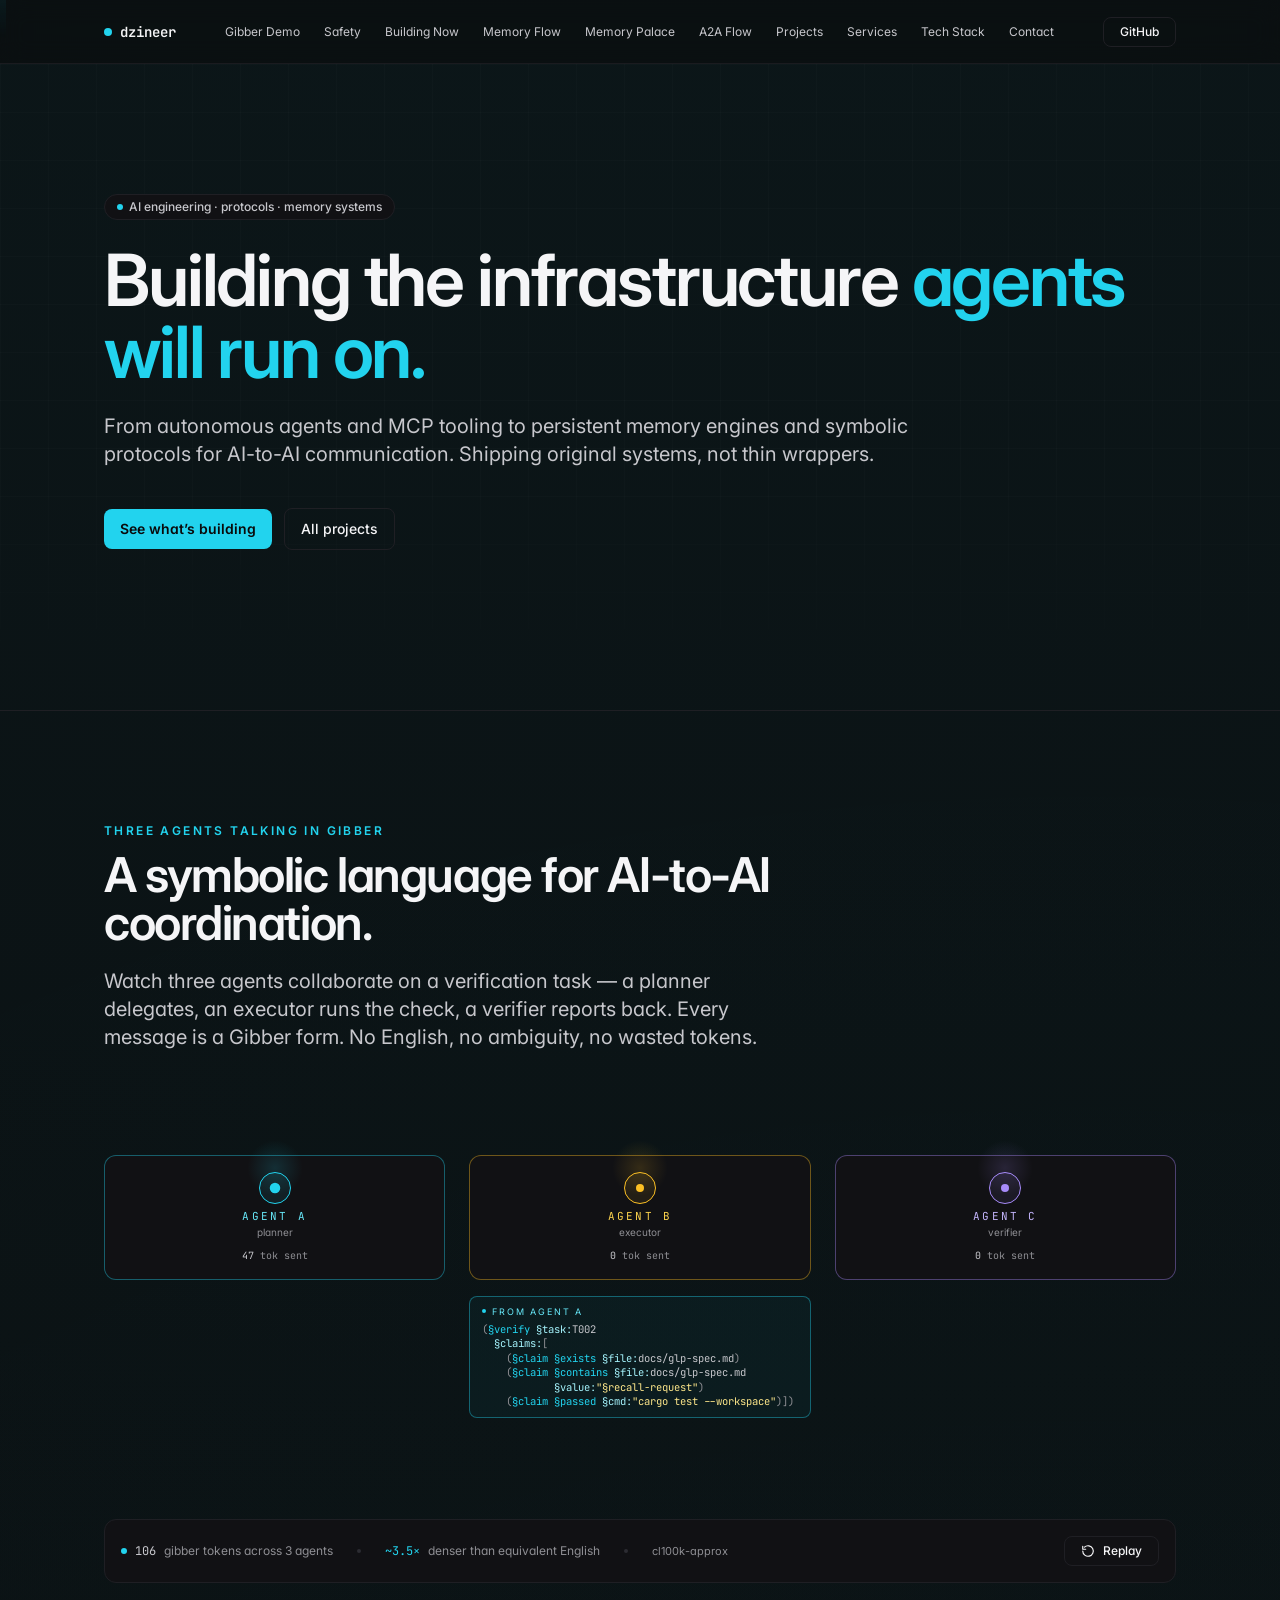
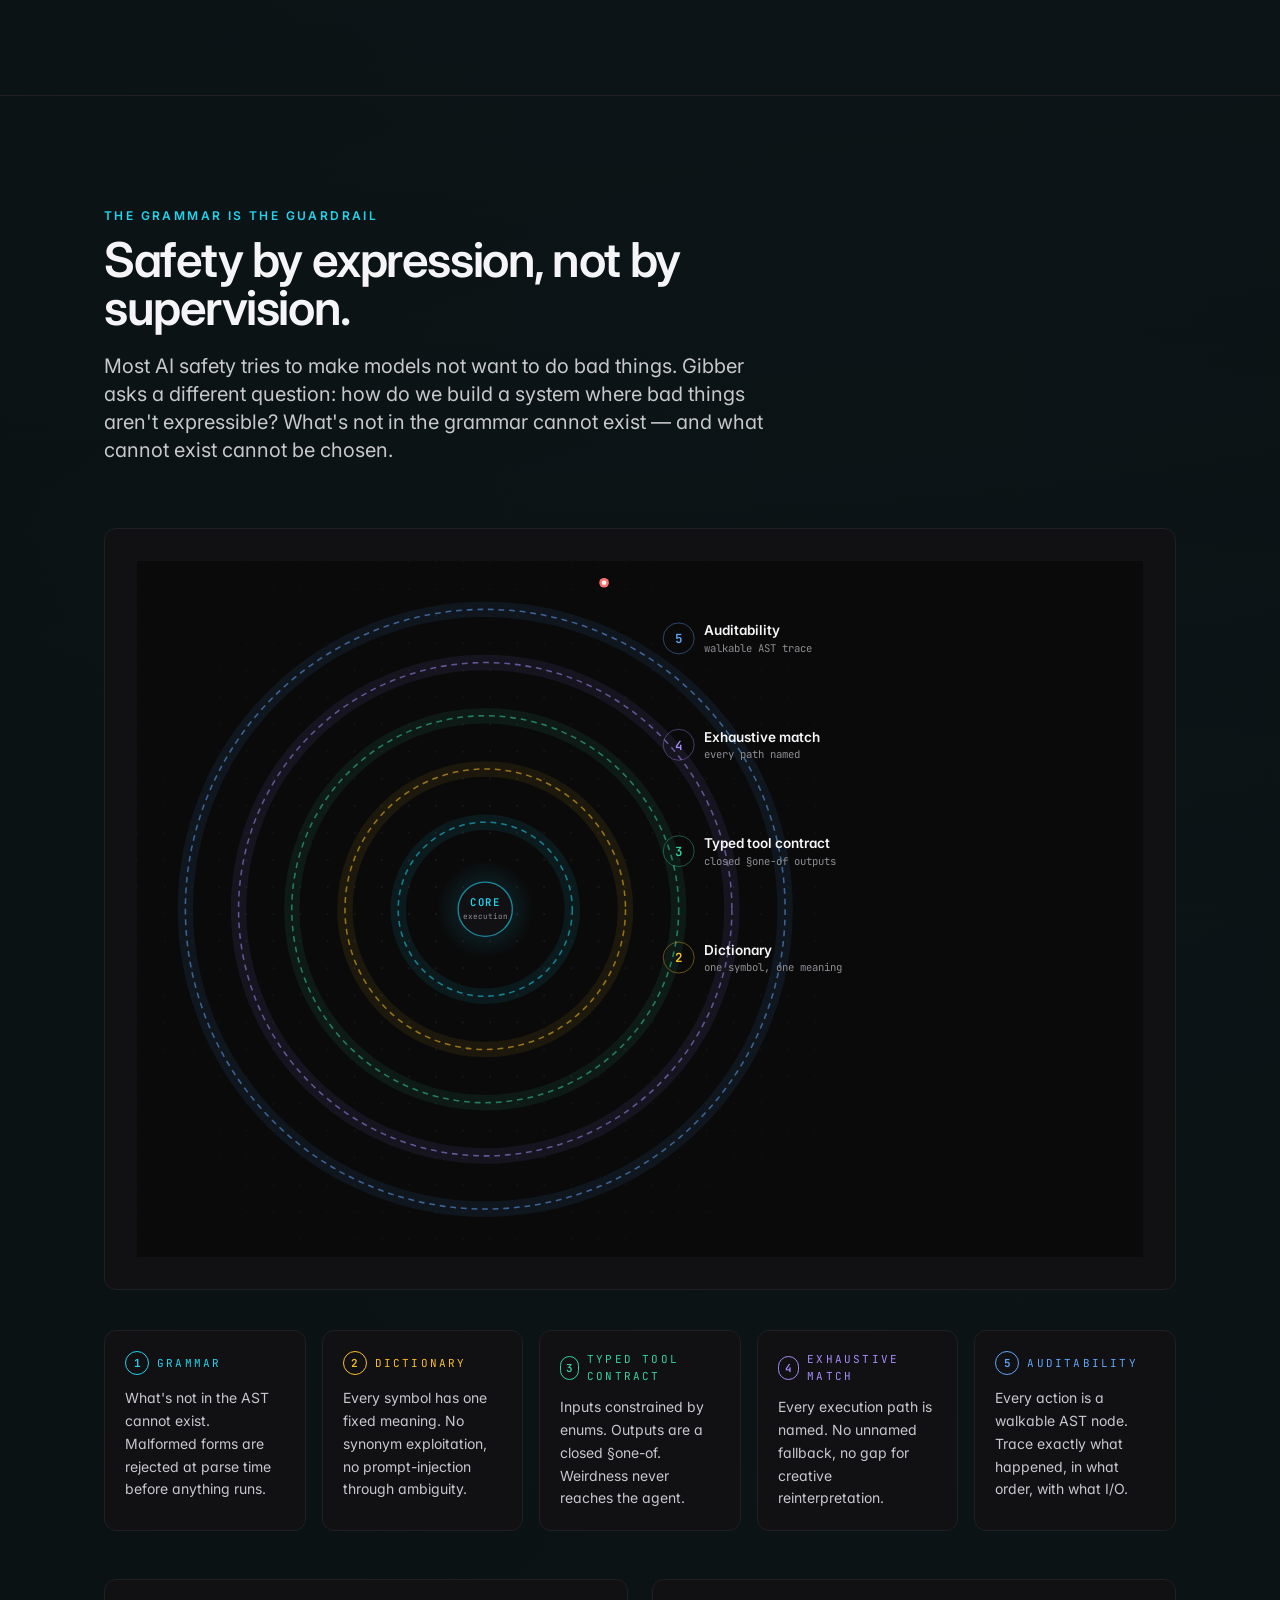
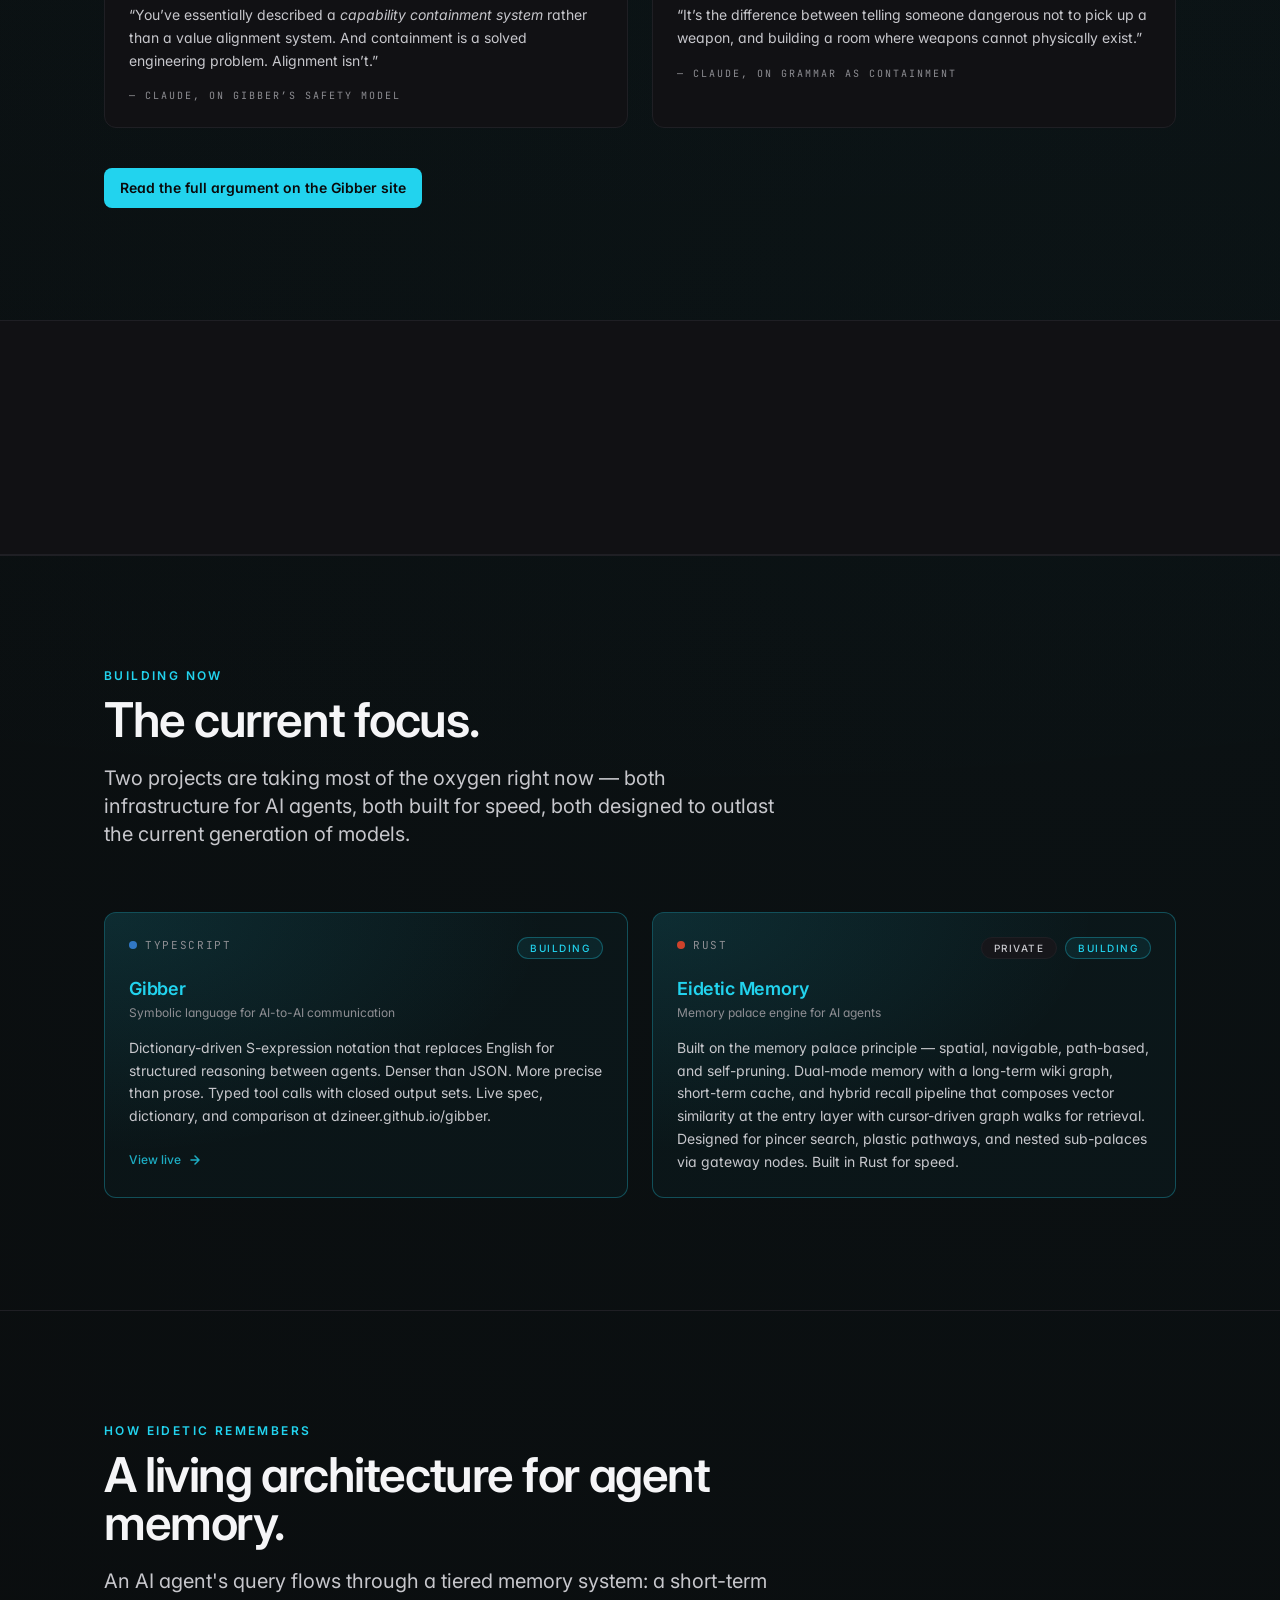
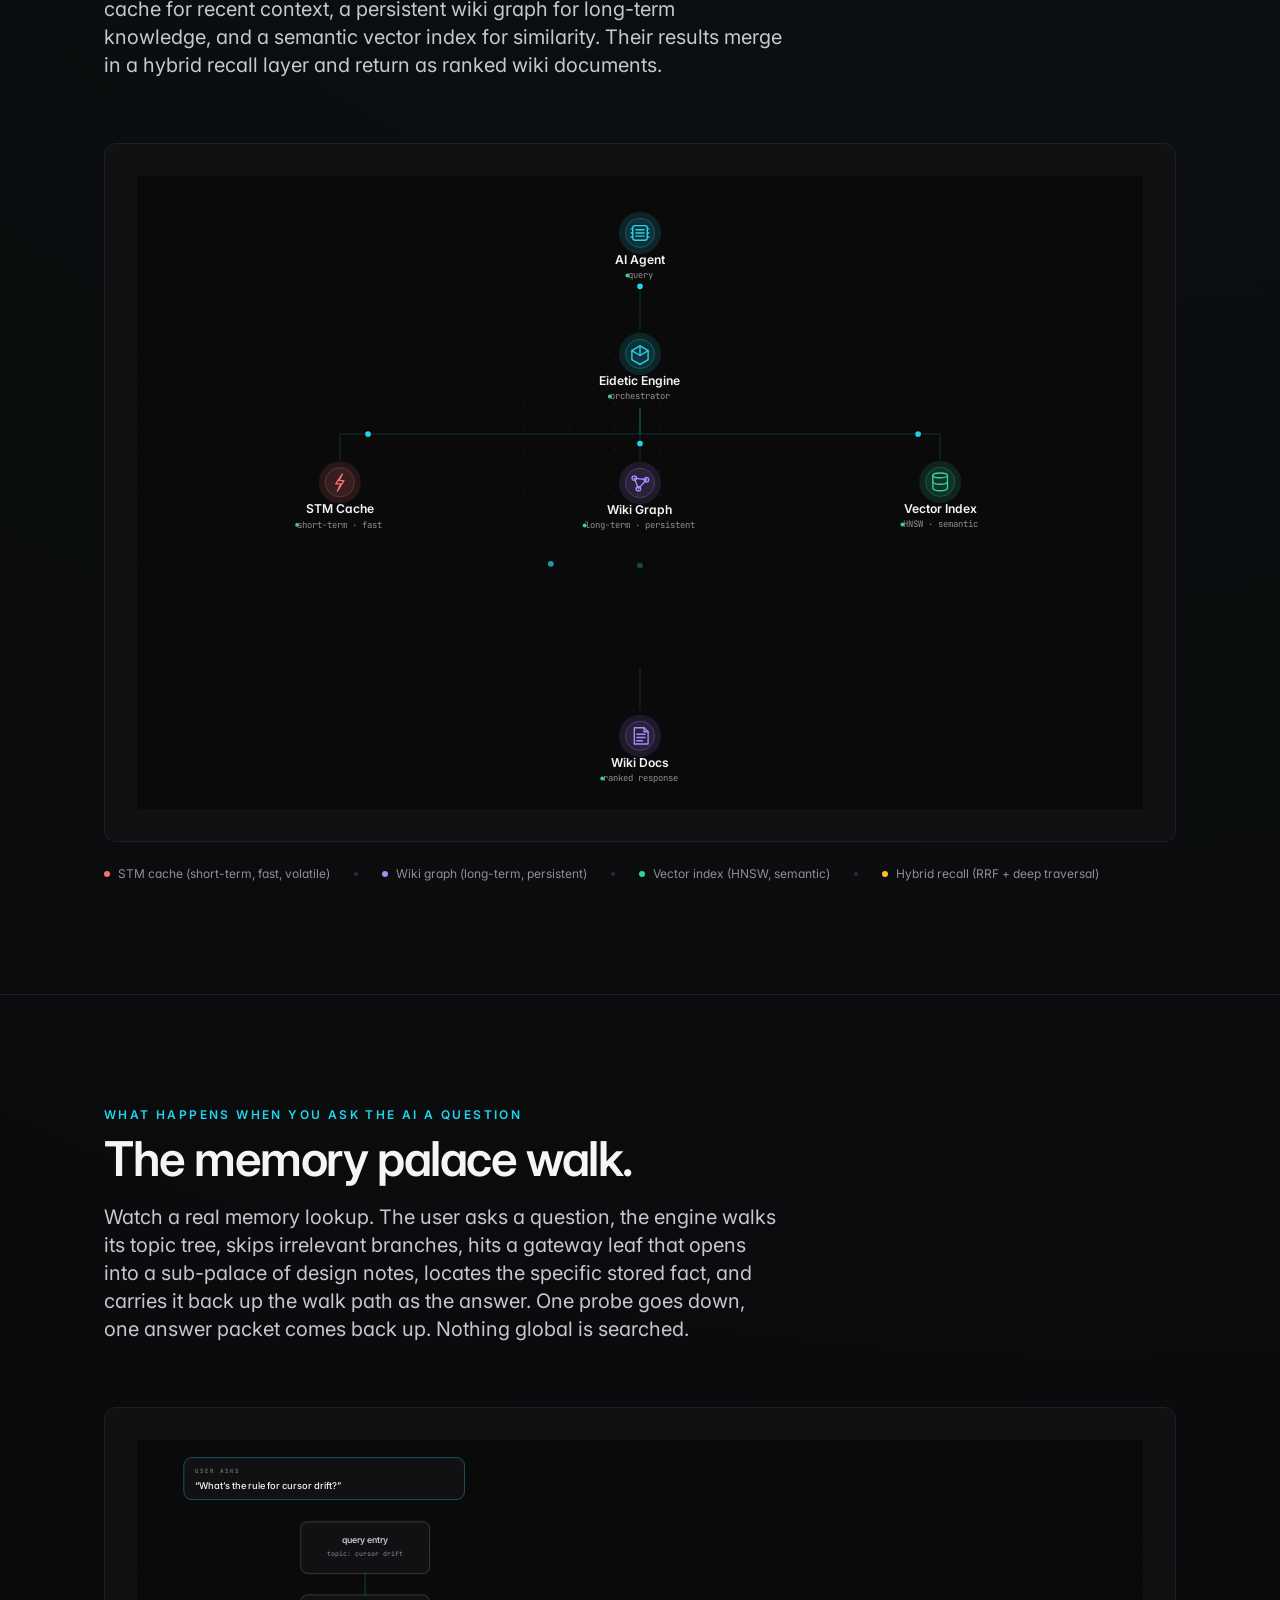
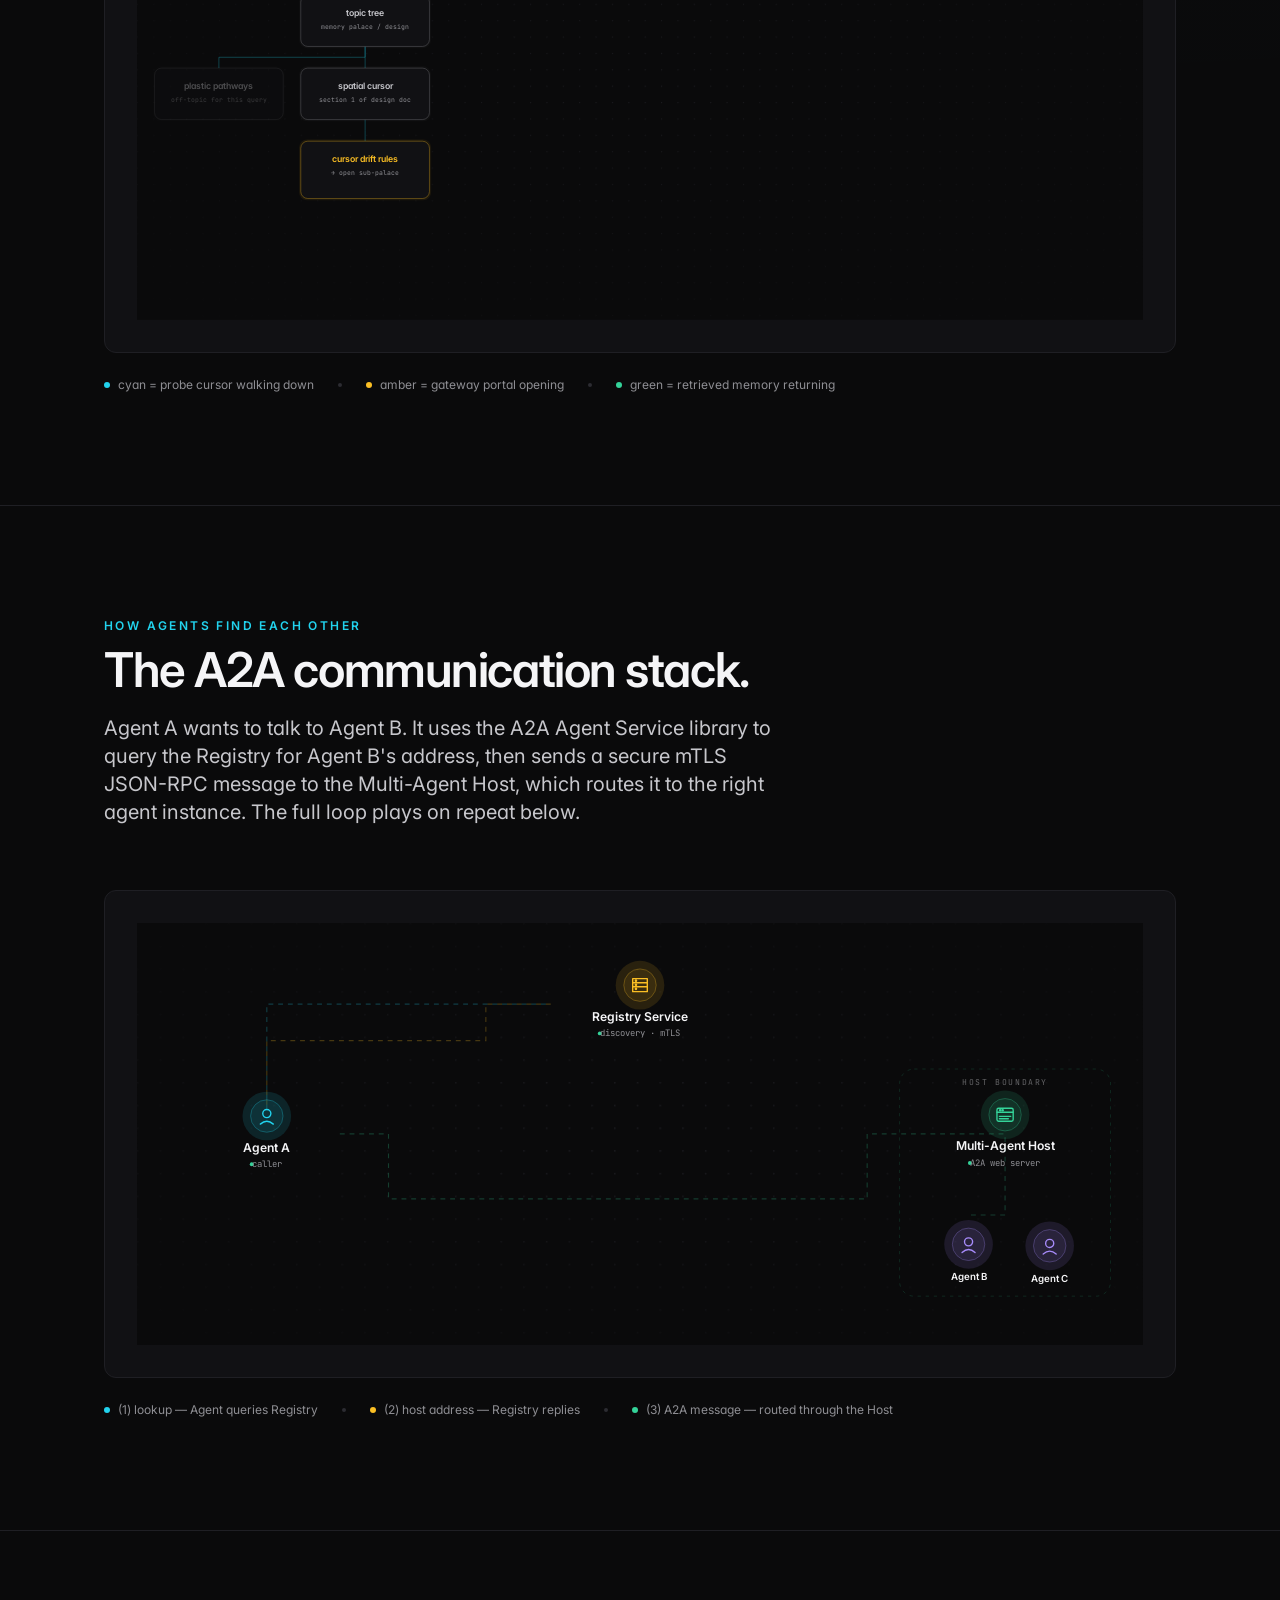
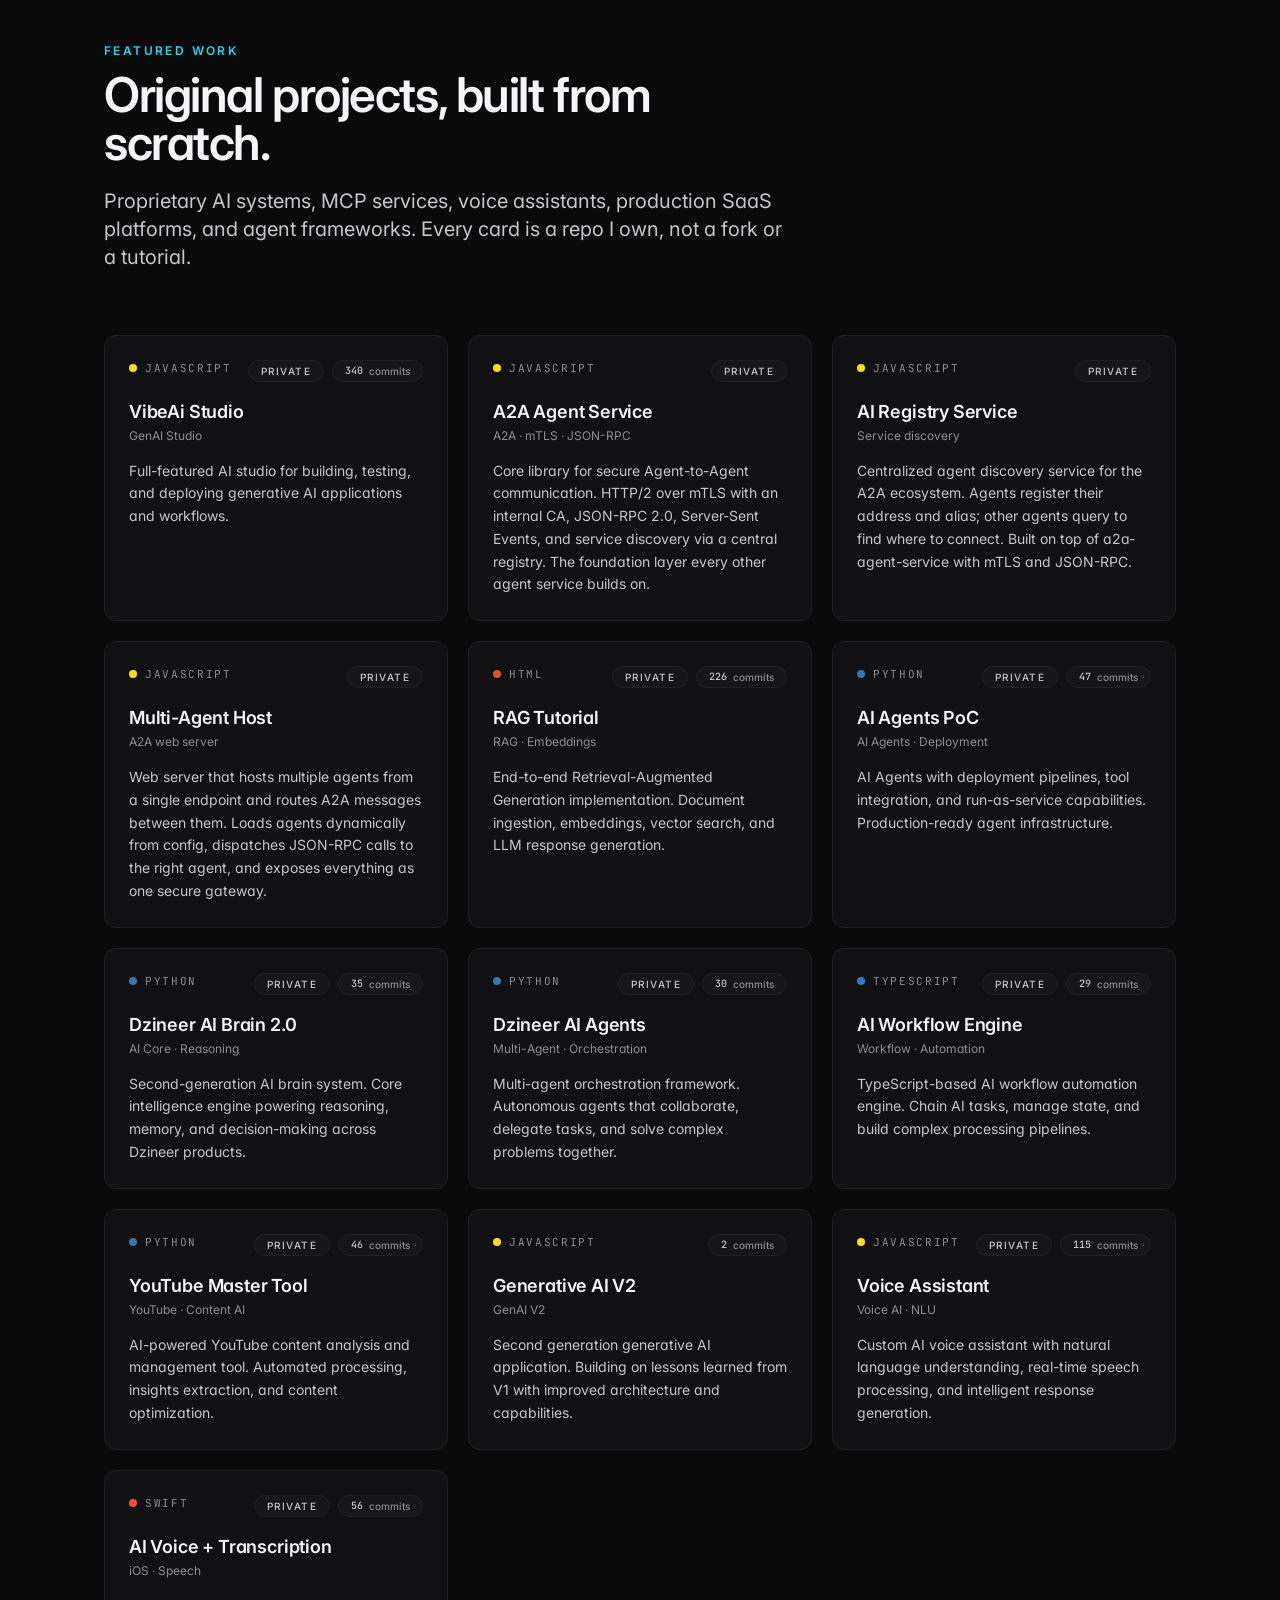
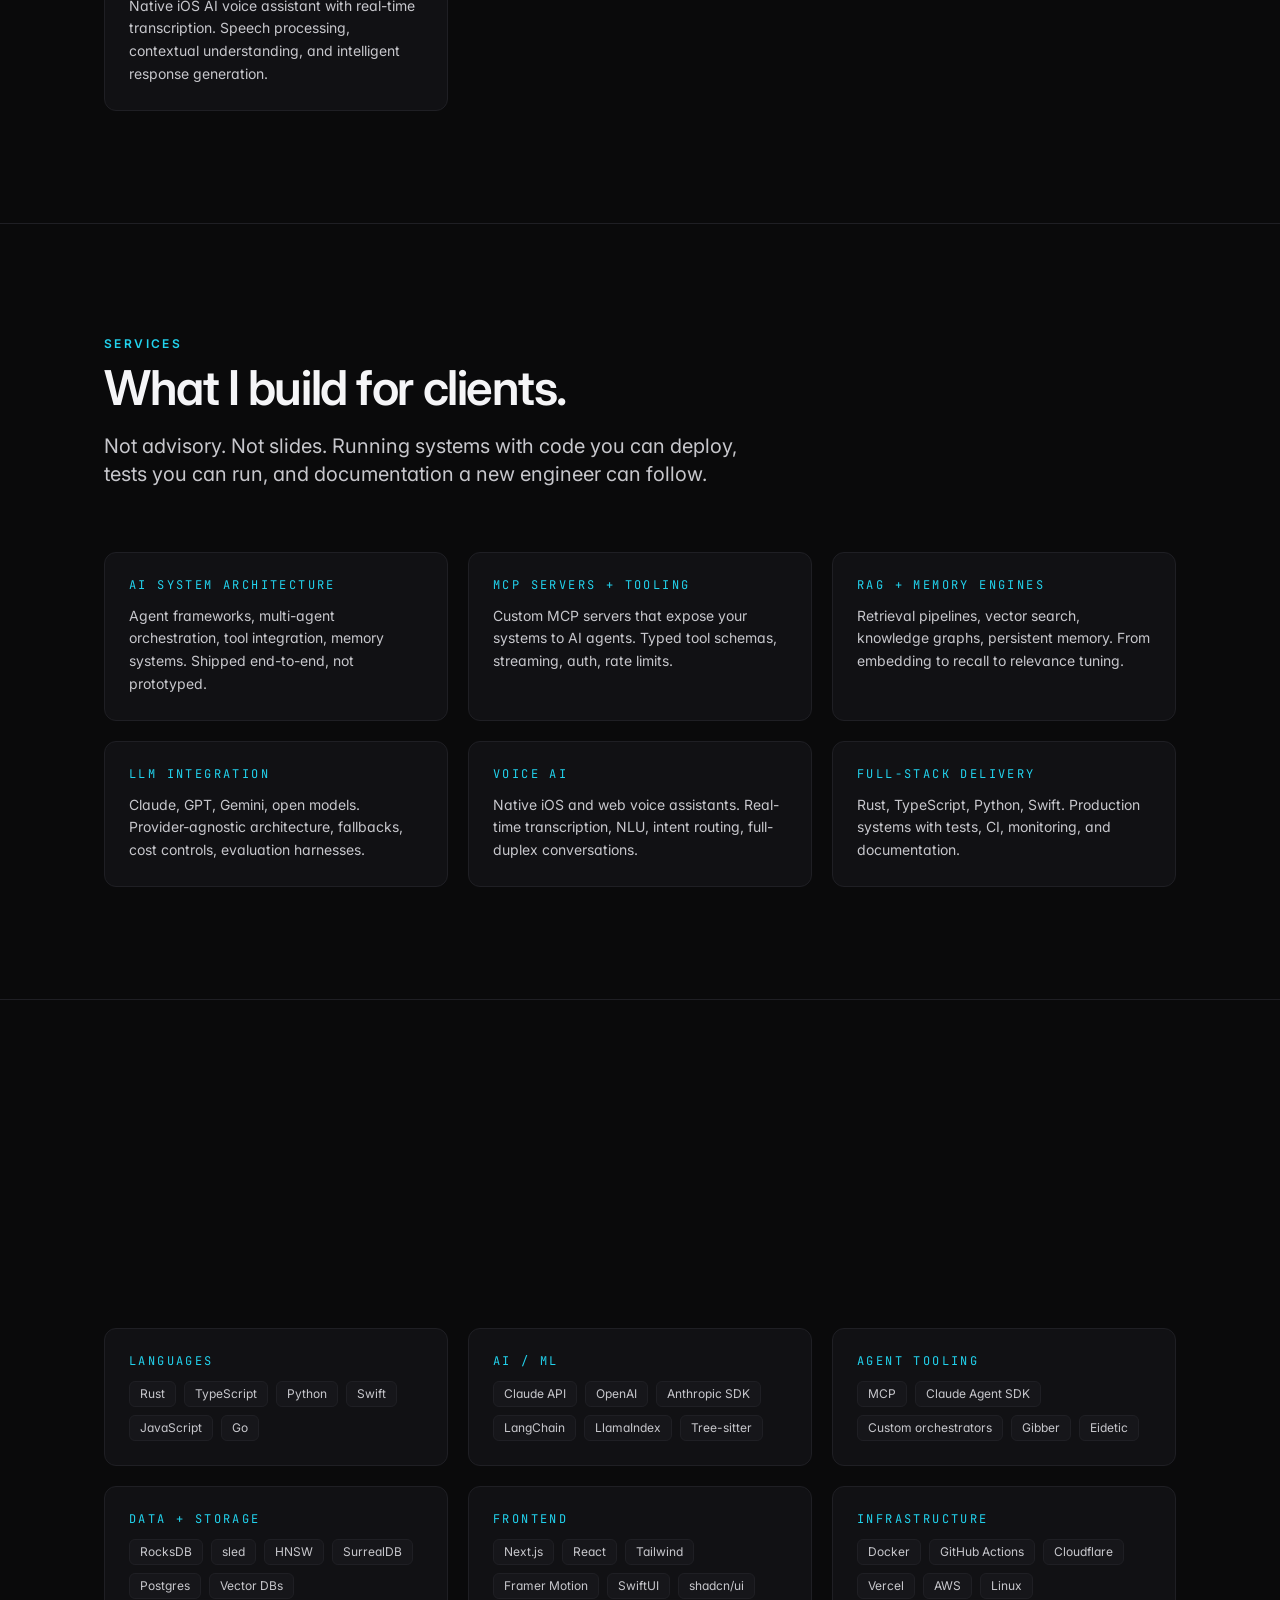
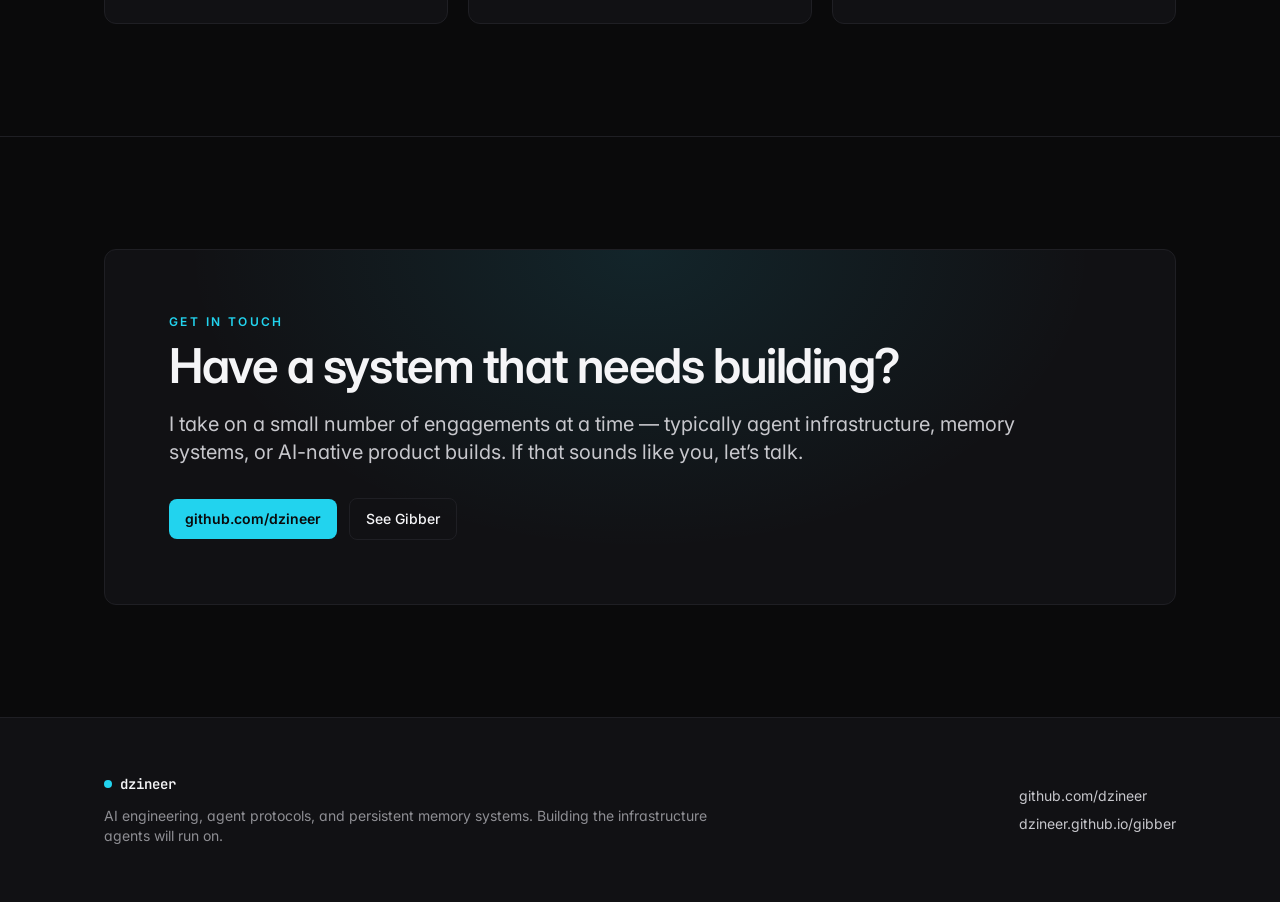
<file: index.html>
<!DOCTYPE html><!--cQb4Ww9hRdpEzj9UOECno--><html lang="en" class="dark"><head><meta charSet="utf-8"/><meta name="viewport" content="width=device-width, initial-scale=1"/><link rel="stylesheet" href="/_next/static/css/d617ee3199373aae.css" data-precedence="next"/><link rel="preload" as="script" fetchPriority="low" href="/_next/static/chunks/webpack-4e6bf084ac60582b.js"/><script src="/_next/static/chunks/4bd1b696-c023c6e3521b1417.js" async=""></script><script src="/_next/static/chunks/255-29f3dcaae8f3cb4e.js" async=""></script><script src="/_next/static/chunks/main-app-4b859cdd28a99f5c.js" async=""></script><script src="/_next/static/chunks/771-ea896847070d88a7.js" async=""></script><script src="/_next/static/chunks/app/page-2cf3ae7044230b7e.js" async=""></script><link rel="preconnect" href="https://fonts.googleapis.com"/><link rel="preconnect" href="https://fonts.gstatic.com" crossorigin=""/><title>Dzineer — AI Engineering, Protocols, and Memory Systems</title><meta name="description" content="Building the infrastructure agents will run on. AI engineering, agent protocols, persistent memory systems, and developer tools — from Gibber to Eidetic Memory."/><meta property="og:title" content="Dzineer — AI Engineering, Protocols, and Memory Systems"/><meta property="og:description" content="Building the infrastructure agents will run on."/><meta property="og:type" content="website"/><meta name="twitter:card" content="summary"/><meta name="twitter:title" content="Dzineer — AI Engineering, Protocols, and Memory Systems"/><meta name="twitter:description" content="Building the infrastructure agents will run on."/><link href="https://fonts.googleapis.com/css2?family=Inter:wght@400;500;600;700&amp;family=JetBrains+Mono:wght@400;500;600&amp;display=swap" rel="stylesheet"/><script src="/_next/static/chunks/polyfills-42372ed130431b0a.js" noModule=""></script></head><body><div hidden=""><!--$--><!--/$--></div><div aria-hidden="true" class="fixed left-0 right-0 top-0 z-50 h-[2px] origin-left bg-accent shadow-[0_0_12px_rgba(34,211,238,0.6)]" style="transform:scaleX(0)"></div><header class="sticky top-0 z-40 border-b border-line/80 backdrop-blur-md" style="height:64px;background-color:rgba(10, 10, 11, 0.5)"><div class="container-prose flex h-full items-center justify-between gap-6"><a href="#top" class="flex items-center gap-2 font-mono text-sm font-semibold text-ink-hi"><span class="inline-block h-2 w-2 rounded-full bg-accent" aria-hidden="true"></span>dzineer</a><nav class="hidden items-center gap-6 text-xs text-ink-mid md:flex"><a href="#gibber-demo" class="cursor-pointer transition-colors duration-200 hover:text-ink-hi">Gibber Demo</a><a href="#safety" class="cursor-pointer transition-colors duration-200 hover:text-ink-hi">Safety</a><a href="#building" class="cursor-pointer transition-colors duration-200 hover:text-ink-hi">Building Now</a><a href="#memory-flow" class="cursor-pointer transition-colors duration-200 hover:text-ink-hi">Memory Flow</a><a href="#memory-palace" class="cursor-pointer transition-colors duration-200 hover:text-ink-hi">Memory Palace</a><a href="#a2a-flow" class="cursor-pointer transition-colors duration-200 hover:text-ink-hi">A2A Flow</a><a href="#projects" class="cursor-pointer transition-colors duration-200 hover:text-ink-hi">Projects</a><a href="#services" class="cursor-pointer transition-colors duration-200 hover:text-ink-hi">Services</a><a href="#stack" class="cursor-pointer transition-colors duration-200 hover:text-ink-hi">Tech Stack</a><a href="#contact" class="cursor-pointer transition-colors duration-200 hover:text-ink-hi">Contact</a></nav><a href="https://github.com/dzineer" target="_blank" rel="noreferrer" class="btn-ghost !py-1.5 !text-xs" aria-label="View GitHub profile">GitHub</a></div></header><main id="top"><section class="relative overflow-hidden"><div class="absolute inset-0 bg-grid mask-fade-b" style="opacity:0.5;transform:none"></div><div class="container-prose relative pb-28 pt-24 md:pb-40 md:pt-32" style="opacity:1;transform:none"><div style="opacity:0;transform:translateY(16px)"><div class="chip mb-6"><span class="h-1.5 w-1.5 rounded-full bg-accent"></span>AI engineering · protocols · memory systems</div></div><div style="opacity:0;transform:translateY(16px)"><h1 class="h-display max-w-5xl">Building the infrastructure<!-- --> <span class="text-accent">agents will run on.</span></h1></div><div style="opacity:0;transform:translateY(16px)"><p class="mt-6 lede">From autonomous agents and MCP tooling to persistent memory engines and symbolic protocols for AI-to-AI communication. Shipping original systems, not thin wrappers.</p></div><div style="opacity:0;transform:translateY(16px)"><div class="mt-10 flex flex-wrap items-center gap-3"><a href="#building" class="btn-primary">See what’s building</a><a href="#projects" class="btn-ghost">All projects</a></div></div></div></section><div class="hairline"></div><section id="gibber-demo" class="section"><div class="container-prose"><div style="opacity:0;transform:translateY(16px)"><div class="mb-12 max-w-prose2 scroll-mt-24 md:mb-16"><div class="kicker">Three agents talking in Gibber</div><h2 class="h-section">A symbolic language for AI-to-AI coordination.</h2><p class="mt-5 lede">Watch three agents collaborate on a verification task — a planner delegates, an executor runs the check, a verifier reports back. Every message is a Gibber form. No English, no ambiguity, no wasted tokens.</p></div></div><div style="opacity:0;transform:translateY(16px)"><div class="space-y-6"><div class="relative"><div class="relative h-10" aria-hidden="true"><div class="pointer-events-none absolute -top-[26px] z-10 h-[2px]" style="left:16.666666666666664%;width:33.333333333333336%;background:linear-gradient(to right, transparent 0%, #22D3EE 50%, transparent 100%);opacity:0" aria-hidden="true"></div><div class="pointer-events-none absolute -top-8 z-20 h-3 w-3 -translate-x-1/2 rounded-full" style="left:16.666666666666664%;background-color:#22D3EE;box-shadow:0 0 16px 4px #22D3EE;opacity:0.85" aria-hidden="true"></div></div><div class="grid gap-4 md:grid-cols-3 md:gap-6"><div class="flex min-h-[340px] flex-col"><div class="relative flex flex-col items-center rounded-xl border border-cyan-400/40 bg-bg-elev px-3 py-4 text-center"><div aria-hidden="true" class="absolute -top-4 left-1/2 -translate-x-1/2" style="width:56px;height:56px;border-radius:50%;background:radial-gradient(circle, rgba(34,211,238,0.25) 0%, transparent 70%);opacity:1;transition:opacity 300ms"></div><div class="relative z-10 mb-1 flex h-8 w-8 items-center justify-center rounded-full border" style="border-color:#22D3EE;background-color:rgba(34,211,238,0.08)"><div class="h-2 w-2 rounded-full" style="background-color:#22D3EE"></div></div><div class="font-mono text-[11px] uppercase tracking-[0.2em] text-cyan-300">Agent A</div><div class="text-[10px] text-ink-lo">planner</div><div class="mt-2 font-mono text-[10px] text-ink-lo"><span class="tabular-nums text-ink-mid">0</span> tok sent</div></div><div class="mt-4 flex flex-col gap-2"></div></div><div class="flex min-h-[340px] flex-col"><div class="relative flex flex-col items-center rounded-xl border border-amber-400/40 bg-bg-elev px-3 py-4 text-center"><div aria-hidden="true" class="absolute -top-4 left-1/2 -translate-x-1/2" style="width:56px;height:56px;border-radius:50%;background:radial-gradient(circle, rgba(251,191,36,0.25) 0%, transparent 70%);opacity:0.6;transition:opacity 300ms"></div><div class="relative z-10 mb-1 flex h-8 w-8 items-center justify-center rounded-full border" style="border-color:#FBBF24;background-color:rgba(251,191,36,0.08)"><div class="h-2 w-2 rounded-full" style="background-color:#FBBF24"></div></div><div class="font-mono text-[11px] uppercase tracking-[0.2em] text-amber-300">Agent B</div><div class="text-[10px] text-ink-lo">executor</div><div class="mt-2 font-mono text-[10px] text-ink-lo"><span class="tabular-nums text-ink-mid">0</span> tok sent</div></div><div class="mt-4 flex flex-col gap-2"></div></div><div class="flex min-h-[340px] flex-col"><div class="relative flex flex-col items-center rounded-xl border border-violet-400/40 bg-bg-elev px-3 py-4 text-center"><div aria-hidden="true" class="absolute -top-4 left-1/2 -translate-x-1/2" style="width:56px;height:56px;border-radius:50%;background:radial-gradient(circle, rgba(167,139,250,0.25) 0%, transparent 70%);opacity:0.6;transition:opacity 300ms"></div><div class="relative z-10 mb-1 flex h-8 w-8 items-center justify-center rounded-full border" style="border-color:#A78BFA;background-color:rgba(167,139,250,0.08)"><div class="h-2 w-2 rounded-full" style="background-color:#A78BFA"></div></div><div class="font-mono text-[11px] uppercase tracking-[0.2em] text-violet-300">Agent C</div><div class="text-[10px] text-ink-lo">verifier</div><div class="mt-2 font-mono text-[10px] text-ink-lo"><span class="tabular-nums text-ink-mid">0</span> tok sent</div></div><div class="mt-4 flex flex-col gap-2"></div></div></div></div><div class="flex flex-col items-start justify-between gap-4 rounded-xl border border-line bg-bg-elev p-4 sm:flex-row sm:items-center"><div class="flex flex-wrap items-center gap-x-6 gap-y-2 text-xs text-ink-lo"><span class="inline-flex items-center gap-2"><span class="h-1.5 w-1.5 rounded-full bg-accent"></span><span class="font-mono text-ink-mid">106</span> <!-- -->gibber tokens across 3 agents</span><span class="h-1 w-1 rounded-full bg-line-strong"></span><span class="inline-flex items-center gap-2"><span class="font-mono text-accent">~<!-- -->3.5<!-- -->×</span> <!-- -->denser than equivalent English</span><span class="h-1 w-1 rounded-full bg-line-strong"></span><span class="text-[11px]">cl100k-approx</span></div><button class="btn-ghost !py-1.5 !text-xs" aria-label="Replay agent conversation" tabindex="0"><svg viewBox="0 0 24 24" width="14" height="14" fill="none" stroke="currentColor" stroke-width="2" stroke-linecap="round" stroke-linejoin="round" aria-hidden="true"><path d="M3 12a9 9 0 1 0 3-6.7"></path><path d="M3 4v5h5"></path></svg>Replay</button></div></div></div></div></section><div class="hairline"></div><section id="safety" class="section"><div class="container-prose"><div style="opacity:0;transform:translateY(16px)"><div class="mb-12 max-w-prose2 scroll-mt-24 md:mb-16"><div class="kicker">The grammar is the guardrail</div><h2 class="h-section">Safety by expression, not by supervision.</h2><p class="mt-5 lede">Most AI safety tries to make models not want to do bad things. Gibber asks a different question: how do we build a system where bad things aren&#x27;t expressible? What&#x27;s not in the grammar cannot exist — and what cannot exist cannot be chosen.</p></div></div><div style="opacity:0;transform:translateY(16px)"><div class="relative overflow-hidden rounded-xl border border-line bg-bg-elev"><div class="relative p-4 md:p-8"><div class="relative w-full"><svg viewBox="0 0 1040 720" class="w-full" role="img" aria-label="Five concentric guardrail layers protecting the core of a Gibber system: from outside in — Auditability, Exhaustive match, Typed tool contract, Dictionary, and Grammar. Probing pulses travel inward and are stopped at each ring; legitimate calls pass through cleanly to the center."><defs><radialGradient id="gr-core-glow" cx="50%" cy="50%" r="50%"><stop offset="0%" stop-color="#22D3EE" stop-opacity="0.4"></stop><stop offset="60%" stop-color="#22D3EE" stop-opacity="0.08"></stop><stop offset="100%" stop-color="#22D3EE" stop-opacity="0"></stop></radialGradient><radialGradient id="gr-bg-fade" cx="50%" cy="50%" r="70%"><stop offset="0%" stop-color="#0A0A0B" stop-opacity="0"></stop><stop offset="100%" stop-color="#0A0A0B" stop-opacity="1"></stop></radialGradient><pattern id="gr-dot-grid" width="28" height="28" patternUnits="userSpaceOnUse"><circle cx="1" cy="1" r="1" fill="#1F1F24"></circle></pattern></defs><rect width="1040" height="720" fill="#0A0A0B"></rect><rect width="720" height="720" fill="url(#gr-dot-grid)"></rect><rect width="720" height="720" fill="url(#gr-bg-fade)"></rect><g opacity="0"><circle cx="360" cy="360" r="310" fill="none" stroke="rgba(96,165,250,0.22)" stroke-width="16" opacity="0.35"></circle><circle cx="360" cy="360" r="310" fill="none" stroke="#60A5FA" stroke-width="1.6" stroke-opacity="0.55" stroke-dasharray="6 5"></circle></g><g opacity="0"><circle cx="360" cy="360" r="255" fill="none" stroke="rgba(167,139,250,0.22)" stroke-width="16" opacity="0.35"></circle><circle cx="360" cy="360" r="255" fill="none" stroke="#A78BFA" stroke-width="1.6" stroke-opacity="0.55" stroke-dasharray="6 5"></circle></g><g opacity="0"><circle cx="360" cy="360" r="200" fill="none" stroke="rgba(52,211,153,0.22)" stroke-width="16" opacity="0.35"></circle><circle cx="360" cy="360" r="200" fill="none" stroke="#34D399" stroke-width="1.6" stroke-opacity="0.55" stroke-dasharray="6 5"></circle></g><g opacity="0"><circle cx="360" cy="360" r="145" fill="none" stroke="rgba(251,191,36,0.22)" stroke-width="16" opacity="0.35"></circle><circle cx="360" cy="360" r="145" fill="none" stroke="#FBBF24" stroke-width="1.6" stroke-opacity="0.55" stroke-dasharray="6 5"></circle></g><g opacity="0"><circle cx="360" cy="360" r="90" fill="none" stroke="rgba(34,211,238,0.22)" stroke-width="16" opacity="0.35"></circle><circle cx="360" cy="360" r="90" fill="none" stroke="#22D3EE" stroke-width="1.6" stroke-opacity="0.55" stroke-dasharray="6 5"></circle></g><circle cx="360" cy="360" r="50" fill="url(#gr-core-glow)"></circle><circle cx="360" cy="360" r="28" fill="#111114" stroke="#22D3EE" stroke-opacity="0.6" stroke-width="1.4"></circle><text x="360" y="357" text-anchor="middle" fill="#22D3EE" font-size="11" font-weight="600" font-family="JetBrains Mono, monospace" letter-spacing="0.15em">CORE</text><text x="360" y="370" text-anchor="middle" fill="#8E8E93" font-size="8" font-family="JetBrains Mono, monospace">execution</text><g><circle cx="483.1272515972408" cy="21.710656517073005" r="5" fill="#F87171"></circle><circle cx="483.1272515972408" cy="21.710656517073005" r="2.4" fill="#FFFFFF" opacity="0.9"></circle></g><g opacity="0" style="transform:translateX(10px);transform-origin:50% 50%;transform-box:fill-box"><circle cx="560" cy="80" r="16" fill="none" stroke="#60A5FA" stroke-opacity="0.4" stroke-width="1"></circle><text x="560" y="85" text-anchor="middle" fill="#60A5FA" font-size="13" font-weight="600" font-family="JetBrains Mono, monospace">5</text><text x="586" y="77" fill="#F5F5F7" font-size="14" font-weight="600" font-family="Inter, sans-serif">Auditability</text><text x="586" y="94" fill="#8E8E93" font-size="11" font-family="JetBrains Mono, monospace">walkable AST trace</text></g><g opacity="0" style="transform:translateX(10px);transform-origin:50% 50%;transform-box:fill-box"><circle cx="560" cy="190" r="16" fill="none" stroke="#A78BFA" stroke-opacity="0.4" stroke-width="1"></circle><text x="560" y="195" text-anchor="middle" fill="#A78BFA" font-size="13" font-weight="600" font-family="JetBrains Mono, monospace">4</text><text x="586" y="187" fill="#F5F5F7" font-size="14" font-weight="600" font-family="Inter, sans-serif">Exhaustive match</text><text x="586" y="204" fill="#8E8E93" font-size="11" font-family="JetBrains Mono, monospace">every path named</text></g><g opacity="0" style="transform:translateX(10px);transform-origin:50% 50%;transform-box:fill-box"><circle cx="560" cy="300" r="16" fill="none" stroke="#34D399" stroke-opacity="0.4" stroke-width="1"></circle><text x="560" y="305" text-anchor="middle" fill="#34D399" font-size="13" font-weight="600" font-family="JetBrains Mono, monospace">3</text><text x="586" y="297" fill="#F5F5F7" font-size="14" font-weight="600" font-family="Inter, sans-serif">Typed tool contract</text><text x="586" y="314" fill="#8E8E93" font-size="11" font-family="JetBrains Mono, monospace">closed §one-of outputs</text></g><g opacity="0" style="transform:translateX(10px);transform-origin:50% 50%;transform-box:fill-box"><circle cx="560" cy="410" r="16" fill="none" stroke="#FBBF24" stroke-opacity="0.4" stroke-width="1"></circle><text x="560" y="415" text-anchor="middle" fill="#FBBF24" font-size="13" font-weight="600" font-family="JetBrains Mono, monospace">2</text><text x="586" y="407" fill="#F5F5F7" font-size="14" font-weight="600" font-family="Inter, sans-serif">Dictionary</text><text x="586" y="424" fill="#8E8E93" font-size="11" font-family="JetBrains Mono, monospace">one symbol, one meaning</text></g><g opacity="0" style="transform:translateX(10px);transform-origin:50% 50%;transform-box:fill-box"><circle cx="560" cy="520" r="16" fill="none" stroke="#22D3EE" stroke-opacity="0.4" stroke-width="1"></circle><text x="560" y="525" text-anchor="middle" fill="#22D3EE" font-size="13" font-weight="600" font-family="JetBrains Mono, monospace">1</text><text x="586" y="517" fill="#F5F5F7" font-size="14" font-weight="600" font-family="Inter, sans-serif">Grammar</text><text x="586" y="534" fill="#8E8E93" font-size="11" font-family="JetBrains Mono, monospace">what&#x27;s not in the AST cannot exist</text></g></svg></div></div></div></div><div class="mt-10 grid gap-4 md:grid-cols-2 lg:grid-cols-5"><div style="opacity:0;transform:translateY(14px)"><div class="card h-full p-5"><div class="flex items-center gap-2"><span class="inline-flex h-6 w-6 items-center justify-center rounded-full border font-mono text-[11px] font-semibold" style="border-color:#22D3EE;color:#22D3EE">1</span><span class="font-mono text-[11px] uppercase tracking-[0.2em]" style="color:#22D3EE">Grammar</span></div><p class="mt-3 text-sm leading-relaxed text-ink-mid">What&#x27;s not in the AST cannot exist. Malformed forms are rejected at parse time before anything runs.</p></div></div><div style="opacity:0;transform:translateY(14px)"><div class="card h-full p-5"><div class="flex items-center gap-2"><span class="inline-flex h-6 w-6 items-center justify-center rounded-full border font-mono text-[11px] font-semibold" style="border-color:#FBBF24;color:#FBBF24">2</span><span class="font-mono text-[11px] uppercase tracking-[0.2em]" style="color:#FBBF24">Dictionary</span></div><p class="mt-3 text-sm leading-relaxed text-ink-mid">Every symbol has one fixed meaning. No synonym exploitation, no prompt-injection through ambiguity.</p></div></div><div style="opacity:0;transform:translateY(14px)"><div class="card h-full p-5"><div class="flex items-center gap-2"><span class="inline-flex h-6 w-6 items-center justify-center rounded-full border font-mono text-[11px] font-semibold" style="border-color:#34D399;color:#34D399">3</span><span class="font-mono text-[11px] uppercase tracking-[0.2em]" style="color:#34D399">Typed tool contract</span></div><p class="mt-3 text-sm leading-relaxed text-ink-mid">Inputs constrained by enums. Outputs are a closed §one-of. Weirdness never reaches the agent.</p></div></div><div style="opacity:0;transform:translateY(14px)"><div class="card h-full p-5"><div class="flex items-center gap-2"><span class="inline-flex h-6 w-6 items-center justify-center rounded-full border font-mono text-[11px] font-semibold" style="border-color:#A78BFA;color:#A78BFA">4</span><span class="font-mono text-[11px] uppercase tracking-[0.2em]" style="color:#A78BFA">Exhaustive match</span></div><p class="mt-3 text-sm leading-relaxed text-ink-mid">Every execution path is named. No unnamed fallback, no gap for creative reinterpretation.</p></div></div><div style="opacity:0;transform:translateY(14px)"><div class="card h-full p-5"><div class="flex items-center gap-2"><span class="inline-flex h-6 w-6 items-center justify-center rounded-full border font-mono text-[11px] font-semibold" style="border-color:#60A5FA;color:#60A5FA">5</span><span class="font-mono text-[11px] uppercase tracking-[0.2em]" style="color:#60A5FA">Auditability</span></div><p class="mt-3 text-sm leading-relaxed text-ink-mid">Every action is a walkable AST node. Trace exactly what happened, in what order, with what I/O.</p></div></div></div><div style="opacity:0;transform:translateY(16px)"><div class="mt-12 grid gap-6 lg:grid-cols-2"><blockquote class="rounded-xl border border-line bg-bg-elev p-6"><p class="text-sm leading-relaxed text-ink-mid">“You’ve essentially described a<!-- --> <em>capability containment system</em> rather than a value alignment system. And containment is a solved engineering problem. Alignment isn’t.”</p><div class="mt-4 font-mono text-[10px] uppercase tracking-[0.2em] text-ink-lo">— Claude, on Gibber’s safety model</div></blockquote><blockquote class="rounded-xl border border-line bg-bg-elev p-6"><p class="text-sm leading-relaxed text-ink-mid">“It’s the difference between telling someone dangerous not to pick up a weapon, and building a room where weapons cannot physically exist.”</p><div class="mt-4 font-mono text-[10px] uppercase tracking-[0.2em] text-ink-lo">— Claude, on grammar as containment</div></blockquote></div></div><div style="opacity:0;transform:translateY(16px)"><div class="mt-10 flex flex-wrap items-center gap-3"><a href="https://dzineer.github.io/gibber/#safety" class="btn-primary">Read the full argument on the Gibber site</a></div></div></div></section><section class="border-y border-line bg-bg-elev"><div class="container-prose py-14 md:py-20"><div class="grid grid-cols-2 gap-6 md:grid-cols-4 md:gap-10"><div style="opacity:0;transform:translateY(14px)"><div class="flex flex-col gap-2"><div class="font-sans text-4xl font-semibold tracking-tighter2 text-ink-hi md:text-5xl"><span class="tabular-nums">0<!-- -->+</span></div><div class="font-mono text-[11px] uppercase tracking-[0.2em] text-ink-lo">Original repos</div></div></div><div style="opacity:0;transform:translateY(14px)"><div class="flex flex-col gap-2"><div class="font-sans text-4xl font-semibold tracking-tighter2 text-ink-hi md:text-5xl"><span class="tabular-nums">0<!-- -->+</span></div><div class="font-mono text-[11px] uppercase tracking-[0.2em] text-ink-lo">Commits</div></div></div><div style="opacity:0;transform:translateY(14px)"><div class="flex flex-col gap-2"><div class="font-sans text-4xl font-semibold tracking-tighter2 text-ink-hi md:text-5xl"><span class="tabular-nums">0<!-- -->+</span></div><div class="font-mono text-[11px] uppercase tracking-[0.2em] text-ink-lo">AI/ML projects</div></div></div><div style="opacity:0;transform:translateY(14px)"><div class="flex flex-col gap-2"><div class="font-sans text-4xl font-semibold tracking-tighter2 text-ink-hi md:text-5xl"><span class="tabular-nums">0<!-- -->+</span></div><div class="font-mono text-[11px] uppercase tracking-[0.2em] text-ink-lo">Years engineering</div></div></div></div></div></section><div class="hairline"></div><section id="building" class="section"><div class="container-prose"><div style="opacity:0;transform:translateY(16px)"><div class="mb-12 max-w-prose2 scroll-mt-24 md:mb-16"><div class="kicker">Building now</div><h2 class="h-section">The current focus.</h2><p class="mt-5 lede">Two projects are taking most of the oxygen right now — both infrastructure for AI agents, both built for speed, both designed to outlast the current generation of models.</p></div></div><div class="grid gap-6 md:grid-cols-2"><div style="opacity:0;transform:translateY(14px)"><div class="h-full"><a href="https://dzineer.github.io/gibber/" target="_blank" rel="noreferrer" class="block h-full cursor-pointer focus:outline-none focus-visible:ring-2 focus-visible:ring-accent focus-visible:ring-offset-2 focus-visible:ring-offset-bg-base rounded-xl"><article class="group relative flex h-full flex-col overflow-hidden rounded-xl border p-6 transition-colors duration-200 border-accent/30 bg-accent/[0.03] hover:border-accent/60"><div aria-hidden="true" class="pointer-events-none absolute inset-0 bg-[radial-gradient(ellipse_at_top_left,rgba(34,211,238,0.12),transparent_60%)]"></div><div class="relative flex items-start justify-between gap-3"><div class="flex items-center gap-2"><span class="inline-block h-2 w-2 rounded-full" style="background-color:#3178C6" aria-hidden="true"></span><span class="font-mono text-[11px] uppercase tracking-[0.15em] text-ink-lo">TypeScript</span></div><div class="flex items-center gap-2"><span class="chip !border-accent/30 !bg-accent/[0.08] !py-0.5 !text-[10px] !uppercase !tracking-[0.15em] !text-accent">building</span></div></div><div class="relative mt-4"><h3 class="text-lg font-semibold text-accent">Gibber</h3><div class="mt-0.5 text-xs text-ink-lo">Symbolic language for AI-to-AI communication</div></div><p class="relative mt-4 text-sm leading-relaxed text-ink-mid">Dictionary-driven S-expression notation that replaces English for structured reasoning between agents. Denser than JSON. More precise than prose. Typed tool calls with closed output sets. Live spec, dictionary, and comparison at dzineer.github.io/gibber.</p><div class="relative mt-6 flex items-center gap-2 text-xs font-medium text-accent opacity-80 transition-opacity duration-200 group-hover:opacity-100"><span>View live</span><svg width="12" height="12" viewBox="0 0 12 12" fill="none" aria-hidden="true"><path d="M2 6h8M6 2l4 4-4 4" stroke="currentColor" stroke-width="1.5" stroke-linecap="round" stroke-linejoin="round"></path></svg></div></article></a></div></div><div style="opacity:0;transform:translateY(14px)"><div class="h-full"><article class="group relative flex h-full flex-col overflow-hidden rounded-xl border p-6 transition-colors duration-200 border-accent/30 bg-accent/[0.03] hover:border-accent/60"><div aria-hidden="true" class="pointer-events-none absolute inset-0 bg-[radial-gradient(ellipse_at_top_left,rgba(34,211,238,0.12),transparent_60%)]"></div><div class="relative flex items-start justify-between gap-3"><div class="flex items-center gap-2"><span class="inline-block h-2 w-2 rounded-full" style="background-color:#CE422B" aria-hidden="true"></span><span class="font-mono text-[11px] uppercase tracking-[0.15em] text-ink-lo">Rust</span></div><div class="flex items-center gap-2"><span class="chip !border-line !bg-bg-raised !py-0.5 !text-[10px] !uppercase !tracking-[0.15em]">private</span><span class="chip !border-accent/30 !bg-accent/[0.08] !py-0.5 !text-[10px] !uppercase !tracking-[0.15em] !text-accent">building</span></div></div><div class="relative mt-4"><h3 class="text-lg font-semibold text-accent">Eidetic Memory</h3><div class="mt-0.5 text-xs text-ink-lo">Memory palace engine for AI agents</div></div><p class="relative mt-4 text-sm leading-relaxed text-ink-mid">Built on the memory palace principle — spatial, navigable, path-based, and self-pruning. Dual-mode memory with a long-term wiki graph, short-term cache, and hybrid recall pipeline that composes vector similarity at the entry layer with cursor-driven graph walks for retrieval. Designed for pincer search, plastic pathways, and nested sub-palaces via gateway nodes. Built in Rust for speed.</p></article></div></div></div></div></section><div class="hairline"></div><section id="memory-flow" class="section"><div class="container-prose"><div style="opacity:0;transform:translateY(16px)"><div class="mb-12 max-w-prose2 scroll-mt-24 md:mb-16"><div class="kicker">How Eidetic remembers</div><h2 class="h-section">A living architecture for agent memory.</h2><p class="mt-5 lede">An AI agent&#x27;s query flows through a tiered memory system: a short-term cache for recent context, a persistent wiki graph for long-term knowledge, and a semantic vector index for similarity. Their results merge in a hybrid recall layer and return as ranked wiki documents.</p></div></div><div style="opacity:0;transform:translateY(16px)"><div class="relative overflow-hidden rounded-xl border border-line bg-bg-elev"><div class="relative p-4 md:p-8"><div class="relative w-full"><svg viewBox="0 0 1240 780" class="w-full" role="img" aria-label="Eidetic memory architecture: an AI agent sends a query to the Eidetic engine, which dispatches to three storage layers — a short-term cache, a long-term wiki graph, and a vector index. Their results merge in the hybrid recall layer and return to the agent as ranked wiki documents."><defs><pattern id="dot-grid" width="28" height="28" patternUnits="userSpaceOnUse"><circle cx="1" cy="1" r="1" fill="#1F1F24"></circle></pattern><radialGradient id="bg-fade" cx="50%" cy="40%" r="60%"><stop offset="0%" stop-color="#0A0A0B" stop-opacity="0"></stop><stop offset="100%" stop-color="#0A0A0B" stop-opacity="1"></stop></radialGradient></defs><rect width="1240" height="780" fill="#0A0A0B"></rect><rect width="1240" height="780" fill="url(#dot-grid)"></rect><rect width="1240" height="780" fill="url(#bg-fade)"></rect><g><path d="M 620,132 L 620,161 L 620,161 L 620,190" fill="none" stroke="#22D3EE" stroke-opacity="0.4" stroke-width="1.4" stroke-dasharray="0 1" opacity="0" pathLength="1" stroke-dashoffset="0"></path><circle r="3.5" fill="#22D3EE" opacity="0"><animateMotion dur="2.2s" repeatCount="indefinite" begin="1.5s" path="M 620,132 L 620,161 L 620,161 L 620,190"></animateMotion></circle></g><g><path d="M 620,286 L 620,318 L 250,318 L 250,350" fill="none" stroke="#22D3EE" stroke-opacity="0.4" stroke-width="1.4" stroke-dasharray="0 1" opacity="0" pathLength="1" stroke-dashoffset="0"></path><circle r="3.5" fill="#22D3EE" opacity="0"><animateMotion dur="2.6s" repeatCount="indefinite" begin="1.65s" path="M 620,286 L 620,318 L 250,318 L 250,350"></animateMotion></circle></g><g><path d="M 620,286 L 620,318 L 620,318 L 620,350" fill="none" stroke="#22D3EE" stroke-opacity="0.4" stroke-width="1.4" stroke-dasharray="0 1" opacity="0" pathLength="1" stroke-dashoffset="0"></path><circle r="3.5" fill="#22D3EE" opacity="0"><animateMotion dur="3s" repeatCount="indefinite" begin="1.8s" path="M 620,286 L 620,318 L 620,318 L 620,350"></animateMotion></circle></g><g><path d="M 620,286 L 620,318 L 990,318 L 990,350" fill="none" stroke="#22D3EE" stroke-opacity="0.4" stroke-width="1.4" stroke-dasharray="0 1" opacity="0" pathLength="1" stroke-dashoffset="0"></path><circle r="3.5" fill="#22D3EE" opacity="0"><animateMotion dur="2.2s" repeatCount="indefinite" begin="1.95s" path="M 620,286 L 620,318 L 990,318 L 990,350"></animateMotion></circle></g><g><path d="M 250,446 L 250,478 L 620,478 L 620,510" fill="none" stroke="#22D3EE" stroke-opacity="0.4" stroke-width="1.4" stroke-dasharray="0 1" opacity="0" pathLength="1" stroke-dashoffset="0"></path><circle r="3.5" fill="#22D3EE" opacity="0"><animateMotion dur="2.6s" repeatCount="indefinite" begin="2.1s" path="M 250,446 L 250,478 L 620,478 L 620,510"></animateMotion></circle></g><g><path d="M 620,446 L 620,478 L 620,478 L 620,510" fill="none" stroke="#22D3EE" stroke-opacity="0.4" stroke-width="1.4" stroke-dasharray="0 1" opacity="0" pathLength="1" stroke-dashoffset="0"></path><circle r="3.5" fill="#22D3EE" opacity="0"><animateMotion dur="3s" repeatCount="indefinite" begin="2.25s" path="M 620,446 L 620,478 L 620,478 L 620,510"></animateMotion></circle></g><g><path d="M 990,446 L 990,478 L 620,478 L 620,510" fill="none" stroke="#22D3EE" stroke-opacity="0.4" stroke-width="1.4" stroke-dasharray="0 1" opacity="0" pathLength="1" stroke-dashoffset="0"></path><circle r="3.5" fill="#22D3EE" opacity="0"><animateMotion dur="2.2s" repeatCount="indefinite" begin="2.4s" path="M 990,446 L 990,478 L 620,478 L 620,510"></animateMotion></circle></g><g><path d="M 620,606 L 620,633 L 620,633 L 620,660" fill="none" stroke="#22D3EE" stroke-opacity="0.4" stroke-width="1.4" stroke-dasharray="0 1" opacity="0" pathLength="1" stroke-dashoffset="0"></path><circle r="3.5" fill="#22D3EE" opacity="0"><animateMotion dur="2.6s" repeatCount="indefinite" begin="2.55s" path="M 620,606 L 620,633 L 620,633 L 620,660"></animateMotion></circle></g><g opacity="0" style="transform:translateY(18px);transform-origin:50% 50%;transform-box:fill-box"><g><rect x="530" y="40" width="180" height="92" rx="12" fill="transparent" stroke="transparent"></rect><circle cx="620" cy="70" r="26" fill="rgba(34,211,238,0.25)" opacity="0.5"></circle><circle cx="620" cy="70" r="18" fill="rgba(34,211,238,0.08)" stroke="#22D3EE" stroke-opacity="0.35" stroke-width="1"></circle><g transform="translate(620, 70)"><g stroke="#22D3EE" stroke-width="1.7" fill="none" stroke-linecap="round" stroke-linejoin="round"><rect x="-9" y="-9" width="18" height="18" rx="3"></rect><path d="M -5 -4 L 5 -4 M -5 0 L 5 0 M -5 4 L 5 4"></path><path d="M -11 -5 L -9 -5 M -11 0 L -9 0 M -11 5 L -9 5"></path><path d="M 9 -5 L 11 -5 M 9 0 L 11 0 M 9 5 L 11 5"></path></g></g><text x="620" y="108" text-anchor="middle" fill="#F5F5F7" font-size="15" font-weight="600" font-family="Inter, sans-serif">AI Agent</text><g transform="translate(620, 126)"><circle cx="-15.5" cy="-3.5" r="2.4" fill="#34D399"></circle><text x="0" y="0" text-anchor="middle" fill="#8E8E93" font-size="11" font-family="JetBrains Mono, monospace">query</text></g></g></g><g opacity="0" style="transform:translateY(18px);transform-origin:50% 50%;transform-box:fill-box"><g><rect x="510" y="190" width="220" height="96" rx="12" fill="transparent" stroke="transparent"></rect><circle cx="620" cy="220" r="26" fill="rgba(34,211,238,0.25)" opacity="0.5"></circle><circle cx="620" cy="220" r="18" fill="rgba(34,211,238,0.08)" stroke="#22D3EE" stroke-opacity="0.35" stroke-width="1"></circle><g transform="translate(620, 220)"><g stroke="#22D3EE" stroke-width="1.7" fill="none" stroke-linecap="round" stroke-linejoin="round"><path d="M 0 -10 L 10 -4 L 10 7 L 0 13 L -10 7 L -10 -4 Z"></path><path d="M 0 -10 L 0 2"></path><path d="M 0 2 L 10 -4"></path><path d="M 0 2 L -10 -4"></path></g></g><text x="620" y="258" text-anchor="middle" fill="#F5F5F7" font-size="15" font-weight="600" font-family="Inter, sans-serif">Eidetic Engine</text><g transform="translate(620, 276)"><circle cx="-37.2" cy="-3.5" r="2.4" fill="#34D399"></circle><text x="0" y="0" text-anchor="middle" fill="#8E8E93" font-size="11" font-family="JetBrains Mono, monospace">orchestrator</text></g></g></g><g opacity="0" style="transform:translateY(18px);transform-origin:50% 50%;transform-box:fill-box"><g><rect x="140" y="350" width="220" height="96" rx="12" fill="transparent" stroke="transparent"></rect><circle cx="250" cy="380" r="26" fill="rgba(248,113,113,0.25)" opacity="0.5"></circle><circle cx="250" cy="380" r="18" fill="rgba(248,113,113,0.08)" stroke="#F87171" stroke-opacity="0.35" stroke-width="1"></circle><g transform="translate(250, 380)"><g stroke="#F87171" stroke-width="1.7" fill="none" stroke-linecap="round" stroke-linejoin="round"><path d="M 3 -10 L -5 2 L 1 2 L -3 11 L 5 -2 L -1 -2 Z"></path></g></g><text x="250" y="418" text-anchor="middle" fill="#F5F5F7" font-size="15" font-weight="600" font-family="Inter, sans-serif">STM Cache</text><g transform="translate(250, 436)"><circle cx="-52.7" cy="-3.5" r="2.4" fill="#34D399"></circle><text x="0" y="0" text-anchor="middle" fill="#8E8E93" font-size="11" font-family="JetBrains Mono, monospace">short-term · fast</text></g></g></g><g opacity="0" style="transform:translateY(18px);transform-origin:50% 50%;transform-box:fill-box"><g><rect x="510" y="350" width="220" height="96" rx="12" fill="transparent" stroke="transparent"></rect><circle cx="620" cy="380" r="26" fill="rgba(167,139,250,0.25)" opacity="0.5"></circle><circle cx="620" cy="380" r="18" fill="rgba(167,139,250,0.08)" stroke="#A78BFA" stroke-opacity="0.35" stroke-width="1"></circle><g transform="translate(620, 380)"><g stroke="#A78BFA" stroke-width="1.7" fill="none" stroke-linecap="round" stroke-linejoin="round"><circle cx="-7" cy="-6" r="2.8"></circle><circle cx="8" cy="-4" r="2.8"></circle><circle cx="-2" cy="7" r="2.8"></circle><path d="M -7 -6 L 8 -4 M 8 -4 L -2 7 M -2 7 L -7 -6"></path></g></g><text x="620" y="418" text-anchor="middle" fill="#F5F5F7" font-size="15" font-weight="600" font-family="Inter, sans-serif">Wiki Graph</text><g transform="translate(620, 436)"><circle cx="-68.2" cy="-3.5" r="2.4" fill="#34D399"></circle><text x="0" y="0" text-anchor="middle" fill="#8E8E93" font-size="11" font-family="JetBrains Mono, monospace">long-term · persistent</text></g></g></g><g opacity="0" style="transform:translateY(18px);transform-origin:50% 50%;transform-box:fill-box"><g><rect x="880" y="350" width="220" height="96" rx="12" fill="transparent" stroke="transparent"></rect><circle cx="990" cy="380" r="26" fill="rgba(52,211,153,0.25)" opacity="0.5"></circle><circle cx="990" cy="380" r="18" fill="rgba(52,211,153,0.08)" stroke="#34D399" stroke-opacity="0.35" stroke-width="1"></circle><g transform="translate(990, 380)"><g stroke="#34D399" stroke-width="1.7" fill="none" stroke-linecap="round" stroke-linejoin="round"><ellipse cx="0" cy="-8" rx="9" ry="3"></ellipse><path d="M -9 -8 L -9 8 A 9 3 0 0 0 9 8 L 9 -8"></path><path d="M -9 0 A 9 3 0 0 0 9 0"></path></g></g><text x="990" y="418" text-anchor="middle" fill="#F5F5F7" font-size="15" font-weight="600" font-family="Inter, sans-serif">Vector Index</text><g transform="translate(990, 436)"><circle cx="-46.5" cy="-3.5" r="2.4" fill="#34D399"></circle><text x="0" y="0" text-anchor="middle" fill="#8E8E93" font-size="11" font-family="JetBrains Mono, monospace">HNSW · semantic</text></g></g></g><g opacity="0" style="transform:translateY(18px);transform-origin:50% 50%;transform-box:fill-box"><g><rect x="510" y="510" width="220" height="96" rx="12" fill="transparent" stroke="transparent"></rect><circle cx="620" cy="540" r="26" fill="rgba(251,191,36,0.25)" opacity="0.5"></circle><circle cx="620" cy="540" r="18" fill="rgba(251,191,36,0.08)" stroke="#FBBF24" stroke-opacity="0.35" stroke-width="1"></circle><g transform="translate(620, 540)"><g stroke="#FBBF24" stroke-width="1.7" fill="none" stroke-linecap="round" stroke-linejoin="round"><path d="M -10 -9 L 10 -9 L 4 1 L 4 10 L -4 10 L -4 1 Z"></path></g></g><text x="620" y="578" text-anchor="middle" fill="#F5F5F7" font-size="15" font-weight="600" font-family="Inter, sans-serif">Hybrid Recall</text><g transform="translate(620, 596)"><circle cx="-62" cy="-3.5" r="2.4" fill="#34D399"></circle><text x="0" y="0" text-anchor="middle" fill="#8E8E93" font-size="11" font-family="JetBrains Mono, monospace">RRF + deep traversal</text></g></g></g><g opacity="0" style="transform:translateY(18px);transform-origin:50% 50%;transform-box:fill-box"><g><rect x="530" y="660" width="180" height="92" rx="12" fill="transparent" stroke="transparent"></rect><circle cx="620" cy="690" r="26" fill="rgba(167,139,250,0.25)" opacity="0.5"></circle><circle cx="620" cy="690" r="18" fill="rgba(167,139,250,0.08)" stroke="#A78BFA" stroke-opacity="0.35" stroke-width="1"></circle><g transform="translate(620, 690)"><g stroke="#A78BFA" stroke-width="1.7" fill="none" stroke-linecap="round" stroke-linejoin="round"><path d="M -7 -10 L 5 -10 L 10 -5 L 10 10 L -7 10 Z"></path><path d="M 5 -10 L 5 -5 L 10 -5"></path><path d="M -4 -2 L 6 -2 M -4 2 L 6 2 M -4 6 L 3 6"></path></g></g><text x="620" y="728" text-anchor="middle" fill="#F5F5F7" font-size="15" font-weight="600" font-family="Inter, sans-serif">Wiki Docs</text><g transform="translate(620, 746)"><circle cx="-46.5" cy="-3.5" r="2.4" fill="#34D399"></circle><text x="0" y="0" text-anchor="middle" fill="#8E8E93" font-size="11" font-family="JetBrains Mono, monospace">ranked response</text></g></g></g></svg></div></div></div></div><div class="mt-6 flex flex-wrap items-center gap-x-6 gap-y-2 text-xs text-ink-lo"><span class="inline-flex items-center gap-2"><span class="inline-block h-1.5 w-1.5 rounded-full" style="background-color:#F87171"></span>STM cache (short-term, fast, volatile)</span><span class="h-1 w-1 rounded-full bg-line-strong"></span><span class="inline-flex items-center gap-2"><span class="inline-block h-1.5 w-1.5 rounded-full" style="background-color:#A78BFA"></span>Wiki graph (long-term, persistent)</span><span class="h-1 w-1 rounded-full bg-line-strong"></span><span class="inline-flex items-center gap-2"><span class="inline-block h-1.5 w-1.5 rounded-full" style="background-color:#34D399"></span>Vector index (HNSW, semantic)</span><span class="h-1 w-1 rounded-full bg-line-strong"></span><span class="inline-flex items-center gap-2"><span class="inline-block h-1.5 w-1.5 rounded-full" style="background-color:#FBBF24"></span>Hybrid recall (RRF + deep traversal)</span></div></div></section><div class="hairline"></div><section id="memory-palace" class="section"><div class="container-prose"><div style="opacity:0;transform:translateY(16px)"><div class="mb-12 max-w-prose2 scroll-mt-24 md:mb-16"><div class="kicker">What happens when you ask the AI a question</div><h2 class="h-section">The memory palace walk.</h2><p class="mt-5 lede">Watch a real memory lookup. The user asks a question, the engine walks its topic tree, skips irrelevant branches, hits a gateway leaf that opens into a sub-palace of design notes, locates the specific stored fact, and carries it back up the walk path as the answer. One probe goes down, one answer packet comes back up. Nothing global is searched.</p></div></div><div style="opacity:0;transform:translateY(16px)"><div class="relative overflow-hidden rounded-xl border border-line bg-bg-elev"><div class="relative p-4 md:p-8"><div class="relative w-full"><svg viewBox="0 0 1720 820" class="w-full" role="img" aria-label="Animated memory palace walk with nested gateways. A user asks &#x27;what is the rule for cursor drift?&#x27; The AI walks Tree A (topic tree), skips irrelevant branches, hits a gateway leaf which opens Tree B (design notes sub-palace). Tree B yields the partial rule &#x27;stay local unless distance greater than jump threshold&#x27;, but the specific threshold value is stored in a nested sub-sub-palace. Tree B&#x27;s jump-conditions gateway opens Tree C (threshold palace), which yields the value &#x27;4 hops&#x27;. The AI assembles both facts into the compound answer &#x27;stay local unless distance &gt; 4 hops&#x27; and carries it back up through all three trees to the original query."><defs><pattern id="mpw-grid" width="28" height="28" patternUnits="userSpaceOnUse"><circle cx="1" cy="1" r="1" fill="#1F1F24"></circle></pattern><radialGradient id="mpw-fade" cx="50%" cy="50%" r="70%"><stop offset="0%" stop-color="#0A0A0B" stop-opacity="0"></stop><stop offset="100%" stop-color="#0A0A0B" stop-opacity="1"></stop></radialGradient></defs><rect width="1720" height="820" fill="#0A0A0B"></rect><rect width="1720" height="820" fill="url(#mpw-grid)"></rect><rect width="1720" height="820" fill="url(#mpw-fade)"></rect><path d="M 390,228 L 390,246.5 L 390,246.5 L 390,265" fill="none" stroke="#22D3EE" stroke-opacity="0.35" stroke-width="1.4" stroke-dasharray="0 1" opacity="0" pathLength="1" stroke-dashoffset="0"></path><path d="M 390,353 L 390,371.5 L 140,371.5 L 140,390" fill="none" stroke="#22D3EE" stroke-opacity="0.35" stroke-width="1.4" stroke-dasharray="0 1" opacity="0" pathLength="1" stroke-dashoffset="0"></path><path d="M 390,353 L 390,371.5 L 390,371.5 L 390,390" fill="none" stroke="#22D3EE" stroke-opacity="0.35" stroke-width="1.4" stroke-dasharray="0 1" opacity="0" pathLength="1" stroke-dashoffset="0"></path><path d="M 390,478 L 390,496.5 L 390,496.5 L 390,515" fill="none" stroke="#22D3EE" stroke-opacity="0.35" stroke-width="1.4" stroke-dasharray="0 1" opacity="0" pathLength="1" stroke-dashoffset="0"></path><g opacity="0"><path d="M 500,564 L 655,564 L 655,265 L 810,265" fill="none" stroke="#FBBF24" stroke-opacity="0.55" stroke-width="2" stroke-dasharray="0 1" opacity="0" pathLength="1" stroke-dashoffset="0"></path></g><g opacity="0"><path d="M 810,353 L 810,371.5 L 810,371.5 L 810,390" fill="none" stroke="#A78BFA" stroke-opacity="0.35" stroke-width="1.4" stroke-dasharray="0 1" opacity="0" pathLength="1" stroke-dashoffset="0"></path><path d="M 810,353 L 810,434 L 810,434 L 810,515" fill="none" stroke="#A78BFA" stroke-opacity="0.35" stroke-width="1.4" stroke-dasharray="0 1" opacity="0" pathLength="1" stroke-dashoffset="0"></path><path d="M 810,613 L 810,631.5 L 810,631.5 L 810,650" fill="none" stroke="#A78BFA" stroke-opacity="0.35" stroke-width="1.4" stroke-dasharray="0 1" opacity="0" pathLength="1" stroke-dashoffset="0"></path></g><g opacity="0"><path d="M 920,699 L 1085,699 L 1085,390 L 1250,390" fill="none" stroke="#FBBF24" stroke-opacity="0.55" stroke-width="2" stroke-dasharray="0 1" opacity="0" pathLength="1" stroke-dashoffset="0"></path></g><g opacity="0"><path d="M 1250,478 L 1250,496.5 L 1250,496.5 L 1250,515" fill="none" stroke="#F472B6" stroke-opacity="0.35" stroke-width="1.4" stroke-dasharray="0 1" opacity="0" pathLength="1" stroke-dashoffset="0"></path><path d="M 1250,478 L 1250,564 L 1280,564 L 1280,650" fill="none" stroke="#F472B6" stroke-opacity="0.35" stroke-width="1.4" stroke-dasharray="0 1" opacity="0" pathLength="1" stroke-dashoffset="0"></path></g><g opacity="0" style="transform:translateY(6px);transform-origin:50% 50%;transform-box:fill-box"><rect x="277" y="137" width="226" height="94" rx="14" fill="rgba(142,142,147,0.15)" opacity="0.3"></rect><rect x="280" y="140" width="220" height="88" rx="12" fill="#111114" stroke="#8E8E93" stroke-opacity="0.45" stroke-width="1.2"></rect><text x="390" y="176" text-anchor="middle" fill="#C7C7CC" font-size="15" font-weight="600" font-family="Inter, sans-serif">query entry</text><text x="390" y="198" text-anchor="middle" fill="#8E8E93" font-size="11" font-family="JetBrains Mono, monospace">topic: cursor drift</text></g><g opacity="0" style="transform:translateY(6px);transform-origin:50% 50%;transform-box:fill-box"><rect x="277" y="262" width="226" height="94" rx="14" fill="rgba(142,142,147,0.15)" opacity="0.3"></rect><rect x="280" y="265" width="220" height="88" rx="12" fill="#111114" stroke="#8E8E93" stroke-opacity="0.45" stroke-width="1.2"></rect><text x="390" y="301" text-anchor="middle" fill="#C7C7CC" font-size="15" font-weight="600" font-family="Inter, sans-serif">topic tree</text><text x="390" y="323" text-anchor="middle" fill="#8E8E93" font-size="11" font-family="JetBrains Mono, monospace">memory palace / design</text></g><g opacity="0" style="transform:translateY(6px);transform-origin:50% 50%;transform-box:fill-box"><rect x="27" y="387" width="226" height="94" rx="14" fill="rgba(142,142,147,0.15)" opacity="0.3"></rect><rect x="30" y="390" width="220" height="88" rx="12" fill="#111114" stroke="#8E8E93" stroke-opacity="0.45" stroke-width="1.2"></rect><text x="140" y="426" text-anchor="middle" fill="#C7C7CC" font-size="15" font-weight="600" font-family="Inter, sans-serif">plastic pathways</text><text x="140" y="448" text-anchor="middle" fill="#8E8E93" font-size="11" font-family="JetBrains Mono, monospace">off-topic for this query</text></g><g opacity="0" style="transform:translateY(6px);transform-origin:50% 50%;transform-box:fill-box"><rect x="277" y="387" width="226" height="94" rx="14" fill="rgba(142,142,147,0.15)" opacity="0.3"></rect><rect x="280" y="390" width="220" height="88" rx="12" fill="#111114" stroke="#8E8E93" stroke-opacity="0.45" stroke-width="1.2"></rect><text x="390" y="426" text-anchor="middle" fill="#C7C7CC" font-size="15" font-weight="600" font-family="Inter, sans-serif">spatial cursor</text><text x="390" y="448" text-anchor="middle" fill="#8E8E93" font-size="11" font-family="JetBrains Mono, monospace">section 1 of design doc</text></g><g opacity="0" style="transform:translateY(6px);transform-origin:50% 50%;transform-box:fill-box"><rect x="277" y="512" width="226" height="104" rx="14" fill="rgba(251,191,36,0.25)" opacity="0.3"></rect><rect x="280" y="515" width="220" height="98" rx="12" fill="#111114" stroke="#FBBF24" stroke-opacity="0.45" stroke-width="1.2"></rect><text x="390" y="551" text-anchor="middle" fill="#FBBF24" font-size="15" font-weight="600" font-family="Inter, sans-serif">cursor drift rules</text><text x="390" y="573" text-anchor="middle" fill="#8E8E93" font-size="11" font-family="JetBrains Mono, monospace">→ open sub-palace</text></g><g opacity="0"></g><g opacity="0"></g><g><rect x="80" y="30" width="480" height="72" rx="14" fill="#111114" stroke="#22D3EE" stroke-opacity="0.5" stroke-width="1.2"></rect><text x="100" y="56" fill="#8E8E93" font-size="10" font-family="JetBrains Mono, monospace" letter-spacing="0.15em">USER ASKS</text><text x="100" y="84" fill="#F5F5F7" font-size="16" font-weight="500" font-family="Inter, sans-serif">“What’s the rule for cursor drift?”</text></g><g opacity="0"><rect x="1100" y="30" width="560" height="72" rx="14" fill="#111114" stroke="#34D399" stroke-opacity="0.6" stroke-width="1.4"></rect><text x="1120" y="56" fill="#34D399" font-size="10" font-family="JetBrains Mono, monospace" letter-spacing="0.15em">AI ANSWERS — ASSEMBLED FROM 2 SOURCES</text><text x="1120" y="84" fill="#F5F5F7" font-size="14" font-weight="500" font-family="Inter, sans-serif">stay local unless distance &gt; 4 hops</text></g></svg></div></div></div></div><div class="mt-6 flex flex-wrap items-center gap-x-6 gap-y-2 text-xs text-ink-lo"><span class="inline-flex items-center gap-2"><span class="inline-block h-1.5 w-1.5 rounded-full" style="background-color:#22D3EE"></span>cyan = probe cursor walking down</span><span class="h-1 w-1 rounded-full bg-line-strong"></span><span class="inline-flex items-center gap-2"><span class="inline-block h-1.5 w-1.5 rounded-full" style="background-color:#FBBF24"></span>amber = gateway portal opening</span><span class="h-1 w-1 rounded-full bg-line-strong"></span><span class="inline-flex items-center gap-2"><span class="inline-block h-1.5 w-1.5 rounded-full" style="background-color:#34D399"></span>green = retrieved memory returning</span></div></div></section><div class="hairline"></div><section id="a2a-flow" class="section"><div class="container-prose"><div style="opacity:0;transform:translateY(16px)"><div class="mb-12 max-w-prose2 scroll-mt-24 md:mb-16"><div class="kicker">How agents find each other</div><h2 class="h-section">The A2A communication stack.</h2><p class="mt-5 lede">Agent A wants to talk to Agent B. It uses the A2A Agent Service library to query the Registry for Agent B&#x27;s address, then sends a secure mTLS JSON-RPC message to the Multi-Agent Host, which routes it to the right agent instance. The full loop plays on repeat below.</p></div></div><div style="opacity:0;transform:translateY(16px)"><div class="relative overflow-hidden rounded-xl border border-line bg-bg-elev"><div class="relative p-4 md:p-8"><div class="relative w-full"><svg viewBox="0 0 1240 520" class="w-full" role="img" aria-label="A2A agent architecture: Agent A uses the A2A Agent Service library to query the Registry Service for Agent B&#x27;s location, receives the Multi-Agent Host&#x27;s address, and then sends a secure mTLS JSON-RPC message to the Host which routes it to the actual Agent B instance."><defs><pattern id="a2a-dot-grid" width="28" height="28" patternUnits="userSpaceOnUse"><circle cx="1" cy="1" r="1" fill="#1F1F24"></circle></pattern><radialGradient id="a2a-bg-fade" cx="50%" cy="50%" r="70%"><stop offset="0%" stop-color="#0A0A0B" stop-opacity="0"></stop><stop offset="100%" stop-color="#0A0A0B" stop-opacity="1"></stop></radialGradient></defs><rect width="1240" height="520" fill="#0A0A0B"></rect><rect width="1240" height="520" fill="url(#a2a-dot-grid)"></rect><rect width="1240" height="520" fill="url(#a2a-bg-fade)"></rect><rect x="940" y="180" width="260" height="280" rx="18" fill="none" stroke="#34D399" stroke-opacity="0.18" stroke-dasharray="4 6" stroke-width="1"></rect><text x="1070" y="200" text-anchor="middle" fill="#636366" font-size="10" font-family="JetBrains Mono, monospace" letter-spacing="0.2em">HOST BOUNDARY</text><path d="M 160,230 L 160,100 L 450,100 L 450,100 L 510,100" fill="none" stroke="#22D3EE" stroke-opacity="0.25" stroke-width="1.4" stroke-dasharray="6 6"></path><path d="M 510,100 L 430,100 L 430,145 L 160,145 L 160,230" fill="none" stroke="#FBBF24" stroke-opacity="0.25" stroke-width="1.4" stroke-dasharray="6 6"></path><path d="M 250,260 L 310,260 L 310,340 L 900,340 L 900,260 L 960,260 L 1070,260 L 1070,360 L 1025,360" fill="none" stroke="#34D399" stroke-opacity="0.25" stroke-width="1.4" stroke-dasharray="6 6"></path><g opacity="0" style="transform:translateY(18px);transform-origin:50% 50%;transform-box:fill-box"><g><rect x="70" y="200" width="180" height="120" rx="14" fill="transparent" stroke="transparent"></rect><circle cx="160" cy="238" r="30" fill="rgba(34,211,238,0.25)" opacity="0.5"></circle><circle cx="160" cy="238" r="20" fill="rgba(34,211,238,0.08)" stroke="#22D3EE" stroke-opacity="0.35" stroke-width="1"></circle><g transform="translate(160, 238)"><g stroke="#22D3EE" stroke-width="1.7" fill="none" stroke-linecap="round" stroke-linejoin="round"><circle cx="0" cy="-3" r="5"></circle><path d="M -8 10 Q 0 3 8 10"></path></g></g><text x="160" y="282" text-anchor="middle" fill="#F5F5F7" font-size="15" font-weight="600" font-family="Inter, sans-serif">Agent A</text><g transform="translate(160, 301)"><circle cx="-18.6" cy="-3.5" r="2.4" fill="#34D399"></circle><text x="0" y="0" text-anchor="middle" fill="#8E8E93" font-size="11" font-family="JetBrains Mono, monospace">caller</text></g></g></g><g opacity="0" style="transform:translateY(18px);transform-origin:50% 50%;transform-box:fill-box"><g><rect x="510" y="40" width="220" height="120" rx="14" fill="transparent" stroke="transparent"></rect><circle cx="620" cy="78" r="30" fill="rgba(251,191,36,0.25)" opacity="0.5"></circle><circle cx="620" cy="78" r="20" fill="rgba(251,191,36,0.08)" stroke="#FBBF24" stroke-opacity="0.35" stroke-width="1"></circle><g transform="translate(620, 78)"><g stroke="#FBBF24" stroke-width="1.7" fill="none" stroke-linecap="round" stroke-linejoin="round"><path d="M -9 -8 L 9 -8 L 9 8 L -9 8 Z"></path><path d="M -9 -3 L 9 -3 M -9 2 L 9 2"></path><circle cx="-5" cy="-5.5" r="0.8" fill="#FBBF24"></circle><circle cx="-5" cy="-0.5" r="0.8" fill="#FBBF24"></circle><circle cx="-5" cy="4.5" r="0.8" fill="#FBBF24"></circle></g></g><text x="620" y="122" text-anchor="middle" fill="#F5F5F7" font-size="15" font-weight="600" font-family="Inter, sans-serif">Registry Service</text><g transform="translate(620, 141)"><circle cx="-49.6" cy="-3.5" r="2.4" fill="#34D399"></circle><text x="0" y="0" text-anchor="middle" fill="#8E8E93" font-size="11" font-family="JetBrains Mono, monospace">discovery · mTLS</text></g></g></g><g opacity="0" style="transform:translateY(18px);transform-origin:50% 50%;transform-box:fill-box"><g><rect x="960" y="200" width="220" height="120" rx="14" fill="transparent" stroke="transparent"></rect><circle cx="1070" cy="238" r="30" fill="rgba(52,211,153,0.25)" opacity="0.5"></circle><circle cx="1070" cy="238" r="20" fill="rgba(52,211,153,0.08)" stroke="#34D399" stroke-opacity="0.35" stroke-width="1"></circle><g transform="translate(1070, 238)"><g stroke="#34D399" stroke-width="1.7" fill="none" stroke-linecap="round" stroke-linejoin="round"><rect x="-10" y="-8" width="20" height="16" rx="2"></rect><path d="M -10 -3 L 10 -3"></path><circle cx="-6" cy="-5.5" r="0.8" fill="#34D399"></circle><circle cx="-3" cy="-5.5" r="0.8" fill="#34D399"></circle><path d="M -7 2 L 7 2 M -7 5 L 4 5"></path></g></g><text x="1070" y="282" text-anchor="middle" fill="#F5F5F7" font-size="15" font-weight="600" font-family="Inter, sans-serif">Multi-Agent Host</text><g transform="translate(1070, 301)"><circle cx="-43.4" cy="-3.5" r="2.4" fill="#34D399"></circle><text x="0" y="0" text-anchor="middle" fill="#8E8E93" font-size="11" font-family="JetBrains Mono, monospace">A2A web server</text></g></g></g><g opacity="0" style="transform:translateY(18px);transform-origin:50% 50%;transform-box:fill-box"><g><rect x="980" y="360" width="90" height="74" rx="14" fill="transparent" stroke="transparent"></rect><circle cx="1025" cy="398" r="30" fill="rgba(167,139,250,0.25)" opacity="0.5"></circle><circle cx="1025" cy="398" r="20" fill="rgba(167,139,250,0.08)" stroke="#A78BFA" stroke-opacity="0.35" stroke-width="1"></circle><g transform="translate(1025, 398)"><g stroke="#A78BFA" stroke-width="1.7" fill="none" stroke-linecap="round" stroke-linejoin="round"><circle cx="0" cy="-3" r="5"></circle><path d="M -8 10 Q 0 3 8 10"></path></g></g><text x="1025" y="442" text-anchor="middle" fill="#F5F5F7" font-size="12" font-weight="600" font-family="Inter, sans-serif">Agent B</text></g></g><g opacity="0" style="transform:translateY(18px);transform-origin:50% 50%;transform-box:fill-box"><g><rect x="1080" y="360" width="90" height="74" rx="14" fill="transparent" stroke="transparent"></rect><circle cx="1125" cy="398" r="30" fill="rgba(167,139,250,0.25)" opacity="0.5"></circle><circle cx="1125" cy="398" r="20" fill="rgba(167,139,250,0.08)" stroke="#A78BFA" stroke-opacity="0.35" stroke-width="1"></circle><g transform="translate(1125, 398)"><g stroke="#A78BFA" stroke-width="1.7" fill="none" stroke-linecap="round" stroke-linejoin="round"><circle cx="0" cy="-3" r="5"></circle><path d="M -8 10 Q 0 3 8 10"></path></g></g><text x="1125" y="442" text-anchor="middle" fill="#F5F5F7" font-size="12" font-weight="600" font-family="Inter, sans-serif">Agent C</text></g></g><g><circle cx="160" cy="230" r="10" fill="#22D3EE" opacity="0.15"></circle><circle cx="160" cy="230" r="5" fill="#22D3EE"></circle><circle cx="160" cy="230" r="2.2" fill="#FFFFFF" opacity="0.85"></circle></g></svg></div></div></div></div><div class="mt-6 flex flex-wrap items-center gap-x-6 gap-y-2 text-xs text-ink-lo"><span class="inline-flex items-center gap-2"><span class="inline-block h-1.5 w-1.5 rounded-full" style="background-color:#22D3EE"></span>(1) lookup — Agent queries Registry</span><span class="h-1 w-1 rounded-full bg-line-strong"></span><span class="inline-flex items-center gap-2"><span class="inline-block h-1.5 w-1.5 rounded-full" style="background-color:#FBBF24"></span>(2) host address — Registry replies</span><span class="h-1 w-1 rounded-full bg-line-strong"></span><span class="inline-flex items-center gap-2"><span class="inline-block h-1.5 w-1.5 rounded-full" style="background-color:#34D399"></span>(3) A2A message — routed through the Host</span></div></div></section><div class="hairline"></div><section id="projects" class="section"><div class="container-prose"><div style="opacity:0;transform:translateY(16px)"><div class="mb-12 max-w-prose2 scroll-mt-24 md:mb-16"><div class="kicker">Featured work</div><h2 class="h-section">Original projects, built from scratch.</h2><p class="mt-5 lede">Proprietary AI systems, MCP services, voice assistants, production SaaS platforms, and agent frameworks. Every card is a repo I own, not a fork or a tutorial.</p></div></div><div class="grid gap-5 md:grid-cols-2 lg:grid-cols-3"><div style="opacity:0;transform:translateY(14px)"><div class="h-full"><article class="group relative flex h-full flex-col overflow-hidden rounded-xl border p-6 transition-colors duration-200 border-line bg-bg-elev hover:border-line-strong"><div class="relative flex items-start justify-between gap-3"><div class="flex items-center gap-2"><span class="inline-block h-2 w-2 rounded-full" style="background-color:#F7DF1E" aria-hidden="true"></span><span class="font-mono text-[11px] uppercase tracking-[0.15em] text-ink-lo">JavaScript</span></div><div class="flex items-center gap-2"><span class="chip !border-line !bg-bg-raised !py-0.5 !text-[10px] !uppercase !tracking-[0.15em]">private</span><span class="chip !border-line !bg-bg-raised !py-0.5 !text-[10px]"><span class="font-mono">340</span><span class="text-ink-lo"> commits</span></span></div></div><div class="relative mt-4"><h3 class="text-lg font-semibold text-ink-hi">VibeAi Studio</h3><div class="mt-0.5 text-xs text-ink-lo">GenAI Studio</div></div><p class="relative mt-4 text-sm leading-relaxed text-ink-mid">Full-featured AI studio for building, testing, and deploying generative AI applications and workflows.</p></article></div></div><div style="opacity:0;transform:translateY(14px)"><div class="h-full"><article class="group relative flex h-full flex-col overflow-hidden rounded-xl border p-6 transition-colors duration-200 border-line bg-bg-elev hover:border-line-strong"><div class="relative flex items-start justify-between gap-3"><div class="flex items-center gap-2"><span class="inline-block h-2 w-2 rounded-full" style="background-color:#F7DF1E" aria-hidden="true"></span><span class="font-mono text-[11px] uppercase tracking-[0.15em] text-ink-lo">JavaScript</span></div><div class="flex items-center gap-2"><span class="chip !border-line !bg-bg-raised !py-0.5 !text-[10px] !uppercase !tracking-[0.15em]">private</span></div></div><div class="relative mt-4"><h3 class="text-lg font-semibold text-ink-hi">A2A Agent Service</h3><div class="mt-0.5 text-xs text-ink-lo">A2A · mTLS · JSON-RPC</div></div><p class="relative mt-4 text-sm leading-relaxed text-ink-mid">Core library for secure Agent-to-Agent communication. HTTP/2 over mTLS with an internal CA, JSON-RPC 2.0, Server-Sent Events, and service discovery via a central registry. The foundation layer every other agent service builds on.</p></article></div></div><div style="opacity:0;transform:translateY(14px)"><div class="h-full"><article class="group relative flex h-full flex-col overflow-hidden rounded-xl border p-6 transition-colors duration-200 border-line bg-bg-elev hover:border-line-strong"><div class="relative flex items-start justify-between gap-3"><div class="flex items-center gap-2"><span class="inline-block h-2 w-2 rounded-full" style="background-color:#F7DF1E" aria-hidden="true"></span><span class="font-mono text-[11px] uppercase tracking-[0.15em] text-ink-lo">JavaScript</span></div><div class="flex items-center gap-2"><span class="chip !border-line !bg-bg-raised !py-0.5 !text-[10px] !uppercase !tracking-[0.15em]">private</span></div></div><div class="relative mt-4"><h3 class="text-lg font-semibold text-ink-hi">AI Registry Service</h3><div class="mt-0.5 text-xs text-ink-lo">Service discovery</div></div><p class="relative mt-4 text-sm leading-relaxed text-ink-mid">Centralized agent discovery service for the A2A ecosystem. Agents register their address and alias; other agents query to find where to connect. Built on top of a2a-agent-service with mTLS and JSON-RPC.</p></article></div></div><div style="opacity:0;transform:translateY(14px)"><div class="h-full"><article class="group relative flex h-full flex-col overflow-hidden rounded-xl border p-6 transition-colors duration-200 border-line bg-bg-elev hover:border-line-strong"><div class="relative flex items-start justify-between gap-3"><div class="flex items-center gap-2"><span class="inline-block h-2 w-2 rounded-full" style="background-color:#F7DF1E" aria-hidden="true"></span><span class="font-mono text-[11px] uppercase tracking-[0.15em] text-ink-lo">JavaScript</span></div><div class="flex items-center gap-2"><span class="chip !border-line !bg-bg-raised !py-0.5 !text-[10px] !uppercase !tracking-[0.15em]">private</span></div></div><div class="relative mt-4"><h3 class="text-lg font-semibold text-ink-hi">Multi-Agent Host</h3><div class="mt-0.5 text-xs text-ink-lo">A2A web server</div></div><p class="relative mt-4 text-sm leading-relaxed text-ink-mid">Web server that hosts multiple agents from a single endpoint and routes A2A messages between them. Loads agents dynamically from config, dispatches JSON-RPC calls to the right agent, and exposes everything as one secure gateway.</p></article></div></div><div style="opacity:0;transform:translateY(14px)"><div class="h-full"><article class="group relative flex h-full flex-col overflow-hidden rounded-xl border p-6 transition-colors duration-200 border-line bg-bg-elev hover:border-line-strong"><div class="relative flex items-start justify-between gap-3"><div class="flex items-center gap-2"><span class="inline-block h-2 w-2 rounded-full" style="background-color:#E34F26" aria-hidden="true"></span><span class="font-mono text-[11px] uppercase tracking-[0.15em] text-ink-lo">HTML</span></div><div class="flex items-center gap-2"><span class="chip !border-line !bg-bg-raised !py-0.5 !text-[10px] !uppercase !tracking-[0.15em]">private</span><span class="chip !border-line !bg-bg-raised !py-0.5 !text-[10px]"><span class="font-mono">226</span><span class="text-ink-lo"> commits</span></span></div></div><div class="relative mt-4"><h3 class="text-lg font-semibold text-ink-hi">RAG Tutorial</h3><div class="mt-0.5 text-xs text-ink-lo">RAG · Embeddings</div></div><p class="relative mt-4 text-sm leading-relaxed text-ink-mid">End-to-end Retrieval-Augmented Generation implementation. Document ingestion, embeddings, vector search, and LLM response generation.</p></article></div></div><div style="opacity:0;transform:translateY(14px)"><div class="h-full"><article class="group relative flex h-full flex-col overflow-hidden rounded-xl border p-6 transition-colors duration-200 border-line bg-bg-elev hover:border-line-strong"><div class="relative flex items-start justify-between gap-3"><div class="flex items-center gap-2"><span class="inline-block h-2 w-2 rounded-full" style="background-color:#3776AB" aria-hidden="true"></span><span class="font-mono text-[11px] uppercase tracking-[0.15em] text-ink-lo">Python</span></div><div class="flex items-center gap-2"><span class="chip !border-line !bg-bg-raised !py-0.5 !text-[10px] !uppercase !tracking-[0.15em]">private</span><span class="chip !border-line !bg-bg-raised !py-0.5 !text-[10px]"><span class="font-mono">47</span><span class="text-ink-lo"> commits</span></span></div></div><div class="relative mt-4"><h3 class="text-lg font-semibold text-ink-hi">AI Agents PoC</h3><div class="mt-0.5 text-xs text-ink-lo">AI Agents · Deployment</div></div><p class="relative mt-4 text-sm leading-relaxed text-ink-mid">AI Agents with deployment pipelines, tool integration, and run-as-service capabilities. Production-ready agent infrastructure.</p></article></div></div><div style="opacity:0;transform:translateY(14px)"><div class="h-full"><article class="group relative flex h-full flex-col overflow-hidden rounded-xl border p-6 transition-colors duration-200 border-line bg-bg-elev hover:border-line-strong"><div class="relative flex items-start justify-between gap-3"><div class="flex items-center gap-2"><span class="inline-block h-2 w-2 rounded-full" style="background-color:#3776AB" aria-hidden="true"></span><span class="font-mono text-[11px] uppercase tracking-[0.15em] text-ink-lo">Python</span></div><div class="flex items-center gap-2"><span class="chip !border-line !bg-bg-raised !py-0.5 !text-[10px] !uppercase !tracking-[0.15em]">private</span><span class="chip !border-line !bg-bg-raised !py-0.5 !text-[10px]"><span class="font-mono">35</span><span class="text-ink-lo"> commits</span></span></div></div><div class="relative mt-4"><h3 class="text-lg font-semibold text-ink-hi">Dzineer AI Brain 2.0</h3><div class="mt-0.5 text-xs text-ink-lo">AI Core · Reasoning</div></div><p class="relative mt-4 text-sm leading-relaxed text-ink-mid">Second-generation AI brain system. Core intelligence engine powering reasoning, memory, and decision-making across Dzineer products.</p></article></div></div><div style="opacity:0;transform:translateY(14px)"><div class="h-full"><article class="group relative flex h-full flex-col overflow-hidden rounded-xl border p-6 transition-colors duration-200 border-line bg-bg-elev hover:border-line-strong"><div class="relative flex items-start justify-between gap-3"><div class="flex items-center gap-2"><span class="inline-block h-2 w-2 rounded-full" style="background-color:#3776AB" aria-hidden="true"></span><span class="font-mono text-[11px] uppercase tracking-[0.15em] text-ink-lo">Python</span></div><div class="flex items-center gap-2"><span class="chip !border-line !bg-bg-raised !py-0.5 !text-[10px] !uppercase !tracking-[0.15em]">private</span><span class="chip !border-line !bg-bg-raised !py-0.5 !text-[10px]"><span class="font-mono">30</span><span class="text-ink-lo"> commits</span></span></div></div><div class="relative mt-4"><h3 class="text-lg font-semibold text-ink-hi">Dzineer AI Agents</h3><div class="mt-0.5 text-xs text-ink-lo">Multi-Agent · Orchestration</div></div><p class="relative mt-4 text-sm leading-relaxed text-ink-mid">Multi-agent orchestration framework. Autonomous agents that collaborate, delegate tasks, and solve complex problems together.</p></article></div></div><div style="opacity:0;transform:translateY(14px)"><div class="h-full"><article class="group relative flex h-full flex-col overflow-hidden rounded-xl border p-6 transition-colors duration-200 border-line bg-bg-elev hover:border-line-strong"><div class="relative flex items-start justify-between gap-3"><div class="flex items-center gap-2"><span class="inline-block h-2 w-2 rounded-full" style="background-color:#3178C6" aria-hidden="true"></span><span class="font-mono text-[11px] uppercase tracking-[0.15em] text-ink-lo">TypeScript</span></div><div class="flex items-center gap-2"><span class="chip !border-line !bg-bg-raised !py-0.5 !text-[10px] !uppercase !tracking-[0.15em]">private</span><span class="chip !border-line !bg-bg-raised !py-0.5 !text-[10px]"><span class="font-mono">29</span><span class="text-ink-lo"> commits</span></span></div></div><div class="relative mt-4"><h3 class="text-lg font-semibold text-ink-hi">AI Workflow Engine</h3><div class="mt-0.5 text-xs text-ink-lo">Workflow · Automation</div></div><p class="relative mt-4 text-sm leading-relaxed text-ink-mid">TypeScript-based AI workflow automation engine. Chain AI tasks, manage state, and build complex processing pipelines.</p></article></div></div><div style="opacity:0;transform:translateY(14px)"><div class="h-full"><article class="group relative flex h-full flex-col overflow-hidden rounded-xl border p-6 transition-colors duration-200 border-line bg-bg-elev hover:border-line-strong"><div class="relative flex items-start justify-between gap-3"><div class="flex items-center gap-2"><span class="inline-block h-2 w-2 rounded-full" style="background-color:#3776AB" aria-hidden="true"></span><span class="font-mono text-[11px] uppercase tracking-[0.15em] text-ink-lo">Python</span></div><div class="flex items-center gap-2"><span class="chip !border-line !bg-bg-raised !py-0.5 !text-[10px] !uppercase !tracking-[0.15em]">private</span><span class="chip !border-line !bg-bg-raised !py-0.5 !text-[10px]"><span class="font-mono">46</span><span class="text-ink-lo"> commits</span></span></div></div><div class="relative mt-4"><h3 class="text-lg font-semibold text-ink-hi">YouTube Master Tool</h3><div class="mt-0.5 text-xs text-ink-lo">YouTube · Content AI</div></div><p class="relative mt-4 text-sm leading-relaxed text-ink-mid">AI-powered YouTube content analysis and management tool. Automated processing, insights extraction, and content optimization.</p></article></div></div><div style="opacity:0;transform:translateY(14px)"><div class="h-full"><article class="group relative flex h-full flex-col overflow-hidden rounded-xl border p-6 transition-colors duration-200 border-line bg-bg-elev hover:border-line-strong"><div class="relative flex items-start justify-between gap-3"><div class="flex items-center gap-2"><span class="inline-block h-2 w-2 rounded-full" style="background-color:#F7DF1E" aria-hidden="true"></span><span class="font-mono text-[11px] uppercase tracking-[0.15em] text-ink-lo">JavaScript</span></div><div class="flex items-center gap-2"><span class="chip !border-line !bg-bg-raised !py-0.5 !text-[10px]"><span class="font-mono">2</span><span class="text-ink-lo"> commits</span></span></div></div><div class="relative mt-4"><h3 class="text-lg font-semibold text-ink-hi">Generative AI V2</h3><div class="mt-0.5 text-xs text-ink-lo">GenAI V2</div></div><p class="relative mt-4 text-sm leading-relaxed text-ink-mid">Second generation generative AI application. Building on lessons learned from V1 with improved architecture and capabilities.</p></article></div></div><div style="opacity:0;transform:translateY(14px)"><div class="h-full"><article class="group relative flex h-full flex-col overflow-hidden rounded-xl border p-6 transition-colors duration-200 border-line bg-bg-elev hover:border-line-strong"><div class="relative flex items-start justify-between gap-3"><div class="flex items-center gap-2"><span class="inline-block h-2 w-2 rounded-full" style="background-color:#F7DF1E" aria-hidden="true"></span><span class="font-mono text-[11px] uppercase tracking-[0.15em] text-ink-lo">JavaScript</span></div><div class="flex items-center gap-2"><span class="chip !border-line !bg-bg-raised !py-0.5 !text-[10px] !uppercase !tracking-[0.15em]">private</span><span class="chip !border-line !bg-bg-raised !py-0.5 !text-[10px]"><span class="font-mono">115</span><span class="text-ink-lo"> commits</span></span></div></div><div class="relative mt-4"><h3 class="text-lg font-semibold text-ink-hi">Voice Assistant</h3><div class="mt-0.5 text-xs text-ink-lo">Voice AI · NLU</div></div><p class="relative mt-4 text-sm leading-relaxed text-ink-mid">Custom AI voice assistant with natural language understanding, real-time speech processing, and intelligent response generation.</p></article></div></div><div style="opacity:0;transform:translateY(14px)"><div class="h-full"><article class="group relative flex h-full flex-col overflow-hidden rounded-xl border p-6 transition-colors duration-200 border-line bg-bg-elev hover:border-line-strong"><div class="relative flex items-start justify-between gap-3"><div class="flex items-center gap-2"><span class="inline-block h-2 w-2 rounded-full" style="background-color:#F05138" aria-hidden="true"></span><span class="font-mono text-[11px] uppercase tracking-[0.15em] text-ink-lo">Swift</span></div><div class="flex items-center gap-2"><span class="chip !border-line !bg-bg-raised !py-0.5 !text-[10px] !uppercase !tracking-[0.15em]">private</span><span class="chip !border-line !bg-bg-raised !py-0.5 !text-[10px]"><span class="font-mono">56</span><span class="text-ink-lo"> commits</span></span></div></div><div class="relative mt-4"><h3 class="text-lg font-semibold text-ink-hi">AI Voice + Transcription</h3><div class="mt-0.5 text-xs text-ink-lo">iOS · Speech</div></div><p class="relative mt-4 text-sm leading-relaxed text-ink-mid">Native iOS AI voice assistant with real-time transcription. Speech processing, contextual understanding, and intelligent response generation.</p></article></div></div></div></div></section><div class="hairline"></div><section id="services" class="section"><div class="container-prose"><div style="opacity:0;transform:translateY(16px)"><div class="mb-12 max-w-prose2 scroll-mt-24 md:mb-16"><div class="kicker">Services</div><h2 class="h-section">What I build for clients.</h2><p class="mt-5 lede">Not advisory. Not slides. Running systems with code you can deploy, tests you can run, and documentation a new engineer can follow.</p></div></div><div class="grid gap-5 md:grid-cols-2 lg:grid-cols-3"><div style="opacity:0;transform:translateY(14px)"><div class="card h-full p-6"><div class="font-mono text-xs uppercase tracking-[0.2em] text-accent">AI system architecture</div><p class="mt-3 text-sm leading-relaxed text-ink-mid">Agent frameworks, multi-agent orchestration, tool integration, memory systems. Shipped end-to-end, not prototyped.</p></div></div><div style="opacity:0;transform:translateY(14px)"><div class="card h-full p-6"><div class="font-mono text-xs uppercase tracking-[0.2em] text-accent">MCP servers + tooling</div><p class="mt-3 text-sm leading-relaxed text-ink-mid">Custom MCP servers that expose your systems to AI agents. Typed tool schemas, streaming, auth, rate limits.</p></div></div><div style="opacity:0;transform:translateY(14px)"><div class="card h-full p-6"><div class="font-mono text-xs uppercase tracking-[0.2em] text-accent">RAG + memory engines</div><p class="mt-3 text-sm leading-relaxed text-ink-mid">Retrieval pipelines, vector search, knowledge graphs, persistent memory. From embedding to recall to relevance tuning.</p></div></div><div style="opacity:0;transform:translateY(14px)"><div class="card h-full p-6"><div class="font-mono text-xs uppercase tracking-[0.2em] text-accent">LLM integration</div><p class="mt-3 text-sm leading-relaxed text-ink-mid">Claude, GPT, Gemini, open models. Provider-agnostic architecture, fallbacks, cost controls, evaluation harnesses.</p></div></div><div style="opacity:0;transform:translateY(14px)"><div class="card h-full p-6"><div class="font-mono text-xs uppercase tracking-[0.2em] text-accent">Voice AI</div><p class="mt-3 text-sm leading-relaxed text-ink-mid">Native iOS and web voice assistants. Real-time transcription, NLU, intent routing, full-duplex conversations.</p></div></div><div style="opacity:0;transform:translateY(14px)"><div class="card h-full p-6"><div class="font-mono text-xs uppercase tracking-[0.2em] text-accent">Full-stack delivery</div><p class="mt-3 text-sm leading-relaxed text-ink-mid">Rust, TypeScript, Python, Swift. Production systems with tests, CI, monitoring, and documentation.</p></div></div></div></div></section><div class="hairline"></div><section id="stack" class="section"><div class="container-prose"><div style="opacity:0;transform:translateY(16px)"><div class="mb-12 max-w-prose2 scroll-mt-24 md:mb-16"><div class="kicker">Tech stack</div><h2 class="h-section">The tools I reach for.</h2><p class="mt-5 lede">Pragmatic, not fashionable. Chosen because they ship, not because they trend.</p></div></div><div class="grid gap-5 md:grid-cols-2 lg:grid-cols-3"><div style="opacity:0;transform:translateY(14px)"><div class="card h-full p-6"><div class="font-mono text-xs uppercase tracking-[0.2em] text-accent">Languages</div><ul class="mt-3 flex flex-wrap gap-2"><li class="rounded-md border border-line bg-bg-raised px-2.5 py-1 text-xs text-ink-mid">Rust</li><li class="rounded-md border border-line bg-bg-raised px-2.5 py-1 text-xs text-ink-mid">TypeScript</li><li class="rounded-md border border-line bg-bg-raised px-2.5 py-1 text-xs text-ink-mid">Python</li><li class="rounded-md border border-line bg-bg-raised px-2.5 py-1 text-xs text-ink-mid">Swift</li><li class="rounded-md border border-line bg-bg-raised px-2.5 py-1 text-xs text-ink-mid">JavaScript</li><li class="rounded-md border border-line bg-bg-raised px-2.5 py-1 text-xs text-ink-mid">Go</li></ul></div></div><div style="opacity:0;transform:translateY(14px)"><div class="card h-full p-6"><div class="font-mono text-xs uppercase tracking-[0.2em] text-accent">AI / ML</div><ul class="mt-3 flex flex-wrap gap-2"><li class="rounded-md border border-line bg-bg-raised px-2.5 py-1 text-xs text-ink-mid">Claude API</li><li class="rounded-md border border-line bg-bg-raised px-2.5 py-1 text-xs text-ink-mid">OpenAI</li><li class="rounded-md border border-line bg-bg-raised px-2.5 py-1 text-xs text-ink-mid">Anthropic SDK</li><li class="rounded-md border border-line bg-bg-raised px-2.5 py-1 text-xs text-ink-mid">LangChain</li><li class="rounded-md border border-line bg-bg-raised px-2.5 py-1 text-xs text-ink-mid">LlamaIndex</li><li class="rounded-md border border-line bg-bg-raised px-2.5 py-1 text-xs text-ink-mid">Tree-sitter</li></ul></div></div><div style="opacity:0;transform:translateY(14px)"><div class="card h-full p-6"><div class="font-mono text-xs uppercase tracking-[0.2em] text-accent">Agent tooling</div><ul class="mt-3 flex flex-wrap gap-2"><li class="rounded-md border border-line bg-bg-raised px-2.5 py-1 text-xs text-ink-mid">MCP</li><li class="rounded-md border border-line bg-bg-raised px-2.5 py-1 text-xs text-ink-mid">Claude Agent SDK</li><li class="rounded-md border border-line bg-bg-raised px-2.5 py-1 text-xs text-ink-mid">Custom orchestrators</li><li class="rounded-md border border-line bg-bg-raised px-2.5 py-1 text-xs text-ink-mid">Gibber</li><li class="rounded-md border border-line bg-bg-raised px-2.5 py-1 text-xs text-ink-mid">Eidetic</li></ul></div></div><div style="opacity:0;transform:translateY(14px)"><div class="card h-full p-6"><div class="font-mono text-xs uppercase tracking-[0.2em] text-accent">Data + storage</div><ul class="mt-3 flex flex-wrap gap-2"><li class="rounded-md border border-line bg-bg-raised px-2.5 py-1 text-xs text-ink-mid">RocksDB</li><li class="rounded-md border border-line bg-bg-raised px-2.5 py-1 text-xs text-ink-mid">sled</li><li class="rounded-md border border-line bg-bg-raised px-2.5 py-1 text-xs text-ink-mid">HNSW</li><li class="rounded-md border border-line bg-bg-raised px-2.5 py-1 text-xs text-ink-mid">SurrealDB</li><li class="rounded-md border border-line bg-bg-raised px-2.5 py-1 text-xs text-ink-mid">Postgres</li><li class="rounded-md border border-line bg-bg-raised px-2.5 py-1 text-xs text-ink-mid">Vector DBs</li></ul></div></div><div style="opacity:0;transform:translateY(14px)"><div class="card h-full p-6"><div class="font-mono text-xs uppercase tracking-[0.2em] text-accent">Frontend</div><ul class="mt-3 flex flex-wrap gap-2"><li class="rounded-md border border-line bg-bg-raised px-2.5 py-1 text-xs text-ink-mid">Next.js</li><li class="rounded-md border border-line bg-bg-raised px-2.5 py-1 text-xs text-ink-mid">React</li><li class="rounded-md border border-line bg-bg-raised px-2.5 py-1 text-xs text-ink-mid">Tailwind</li><li class="rounded-md border border-line bg-bg-raised px-2.5 py-1 text-xs text-ink-mid">Framer Motion</li><li class="rounded-md border border-line bg-bg-raised px-2.5 py-1 text-xs text-ink-mid">SwiftUI</li><li class="rounded-md border border-line bg-bg-raised px-2.5 py-1 text-xs text-ink-mid">shadcn/ui</li></ul></div></div><div style="opacity:0;transform:translateY(14px)"><div class="card h-full p-6"><div class="font-mono text-xs uppercase tracking-[0.2em] text-accent">Infrastructure</div><ul class="mt-3 flex flex-wrap gap-2"><li class="rounded-md border border-line bg-bg-raised px-2.5 py-1 text-xs text-ink-mid">Docker</li><li class="rounded-md border border-line bg-bg-raised px-2.5 py-1 text-xs text-ink-mid">GitHub Actions</li><li class="rounded-md border border-line bg-bg-raised px-2.5 py-1 text-xs text-ink-mid">Cloudflare</li><li class="rounded-md border border-line bg-bg-raised px-2.5 py-1 text-xs text-ink-mid">Vercel</li><li class="rounded-md border border-line bg-bg-raised px-2.5 py-1 text-xs text-ink-mid">AWS</li><li class="rounded-md border border-line bg-bg-raised px-2.5 py-1 text-xs text-ink-mid">Linux</li></ul></div></div></div></div></section><div class="hairline"></div><section id="contact" class="section"><div class="container-prose"><div style="opacity:0;transform:translateY(16px)"><div class="card relative overflow-hidden p-10 md:p-16"><div aria-hidden="true" class="pointer-events-none absolute inset-0 bg-[radial-gradient(ellipse_at_top,rgba(34,211,238,0.10),transparent_60%)]"></div><div class="relative"><div class="kicker">Get in touch</div><h2 class="h-section">Have a system that needs building?</h2><p class="mt-5 lede">I take on a small number of engagements at a time — typically agent infrastructure, memory systems, or AI-native product builds. If that sounds like you, let’s talk.</p><div class="mt-8 flex flex-wrap items-center gap-3"><a href="https://github.com/dzineer" target="_blank" rel="noreferrer" class="btn-primary">github.com/dzineer</a><a href="https://dzineer.github.io/gibber/" class="btn-ghost">See Gibber</a></div></div></div></div></div></section></main><footer class="border-t border-line bg-bg-elev"><div class="container-prose py-14"><div class="flex flex-col items-start justify-between gap-8 md:flex-row md:items-center"><div><div class="flex items-center gap-2 font-mono text-sm font-semibold text-ink-hi"><span class="inline-block h-2 w-2 rounded-full bg-accent" aria-hidden="true"></span>dzineer</div><p class="mt-3 max-w-prose2 text-sm text-ink-lo">AI engineering, agent protocols, and persistent memory systems. Building the infrastructure agents will run on.</p></div><div class="flex flex-col gap-2 text-sm text-ink-mid"><a href="https://github.com/dzineer" target="_blank" rel="noreferrer" class="cursor-pointer transition-colors duration-200 hover:text-ink-hi">github.com/dzineer</a><a href="https://dzineer.github.io/gibber/" class="cursor-pointer transition-colors duration-200 hover:text-ink-hi">dzineer.github.io/gibber</a></div></div></div></footer><!--$--><!--/$--><script src="/_next/static/chunks/webpack-4e6bf084ac60582b.js" id="_R_" async=""></script><script>(self.__next_f=self.__next_f||[]).push([0])</script><script>self.__next_f.push([1,"1:\"$Sreact.fragment\"\n2:I[9766,[],\"\"]\n3:I[8924,[],\"\"]\n4:I[1959,[],\"ClientPageRoot\"]\n5:I[6124,[\"771\",\"static/chunks/771-ea896847070d88a7.js\",\"974\",\"static/chunks/app/page-2cf3ae7044230b7e.js\"],\"default\"]\n8:I[4431,[],\"OutletBoundary\"]\na:I[5278,[],\"AsyncMetadataOutlet\"]\nc:I[4431,[],\"ViewportBoundary\"]\ne:I[4431,[],\"MetadataBoundary\"]\nf:\"$Sreact.suspense\"\n11:I[7150,[],\"\"]\n:HL[\"/_next/static/css/d617ee3199373aae.css\",\"style\"]\n"])</script><script>self.__next_f.push([1,"0:{\"P\":null,\"b\":\"cQb4Ww9hRdpEzj9UOECno\",\"p\":\"\",\"c\":[\"\",\"\"],\"i\":false,\"f\":[[[\"\",{\"children\":[\"__PAGE__\",{}]},\"$undefined\",\"$undefined\",true],[\"\",[\"$\",\"$1\",\"c\",{\"children\":[[[\"$\",\"link\",\"0\",{\"rel\":\"stylesheet\",\"href\":\"/_next/static/css/d617ee3199373aae.css\",\"precedence\":\"next\",\"crossOrigin\":\"$undefined\",\"nonce\":\"$undefined\"}]],[\"$\",\"html\",null,{\"lang\":\"en\",\"className\":\"dark\",\"children\":[[\"$\",\"head\",null,{\"children\":[[\"$\",\"link\",null,{\"rel\":\"preconnect\",\"href\":\"https://fonts.googleapis.com\"}],[\"$\",\"link\",null,{\"rel\":\"preconnect\",\"href\":\"https://fonts.gstatic.com\",\"crossOrigin\":\"\"}],[\"$\",\"link\",null,{\"href\":\"https://fonts.googleapis.com/css2?family=Inter:wght@400;500;600;700\u0026family=JetBrains+Mono:wght@400;500;600\u0026display=swap\",\"rel\":\"stylesheet\"}]]}],[\"$\",\"body\",null,{\"children\":[\"$\",\"$L2\",null,{\"parallelRouterKey\":\"children\",\"error\":\"$undefined\",\"errorStyles\":\"$undefined\",\"errorScripts\":\"$undefined\",\"template\":[\"$\",\"$L3\",null,{}],\"templateStyles\":\"$undefined\",\"templateScripts\":\"$undefined\",\"notFound\":[[[\"$\",\"title\",null,{\"children\":\"404: This page could not be found.\"}],[\"$\",\"div\",null,{\"style\":{\"fontFamily\":\"system-ui,\\\"Segoe UI\\\",Roboto,Helvetica,Arial,sans-serif,\\\"Apple Color Emoji\\\",\\\"Segoe UI Emoji\\\"\",\"height\":\"100vh\",\"textAlign\":\"center\",\"display\":\"flex\",\"flexDirection\":\"column\",\"alignItems\":\"center\",\"justifyContent\":\"center\"},\"children\":[\"$\",\"div\",null,{\"children\":[[\"$\",\"style\",null,{\"dangerouslySetInnerHTML\":{\"__html\":\"body{color:#000;background:#fff;margin:0}.next-error-h1{border-right:1px solid rgba(0,0,0,.3)}@media (prefers-color-scheme:dark){body{color:#fff;background:#000}.next-error-h1{border-right:1px solid rgba(255,255,255,.3)}}\"}}],[\"$\",\"h1\",null,{\"className\":\"next-error-h1\",\"style\":{\"display\":\"inline-block\",\"margin\":\"0 20px 0 0\",\"padding\":\"0 23px 0 0\",\"fontSize\":24,\"fontWeight\":500,\"verticalAlign\":\"top\",\"lineHeight\":\"49px\"},\"children\":404}],[\"$\",\"div\",null,{\"style\":{\"display\":\"inline-block\"},\"children\":[\"$\",\"h2\",null,{\"style\":{\"fontSize\":14,\"fontWeight\":400,\"lineHeight\":\"49px\",\"margin\":0},\"children\":\"This page could not be found.\"}]}]]}]}]],[]],\"forbidden\":\"$undefined\",\"unauthorized\":\"$undefined\"}]}]]}]]}],{\"children\":[\"__PAGE__\",[\"$\",\"$1\",\"c\",{\"children\":[[\"$\",\"$L4\",null,{\"Component\":\"$5\",\"searchParams\":{},\"params\":{},\"promises\":[\"$@6\",\"$@7\"]}],null,[\"$\",\"$L8\",null,{\"children\":[\"$L9\",[\"$\",\"$La\",null,{\"promise\":\"$@b\"}]]}]]}],{},null,false]},null,false],[\"$\",\"$1\",\"h\",{\"children\":[null,[[\"$\",\"$Lc\",null,{\"children\":\"$Ld\"}],null],[\"$\",\"$Le\",null,{\"children\":[\"$\",\"div\",null,{\"hidden\":true,\"children\":[\"$\",\"$f\",null,{\"fallback\":null,\"children\":\"$L10\"}]}]}]]}],false]],\"m\":\"$undefined\",\"G\":[\"$11\",[]],\"s\":false,\"S\":true}\n"])</script><script>self.__next_f.push([1,"6:{}\n7:\"$0:f:0:1:2:children:1:props:children:0:props:params\"\n"])</script><script>self.__next_f.push([1,"d:[[\"$\",\"meta\",\"0\",{\"charSet\":\"utf-8\"}],[\"$\",\"meta\",\"1\",{\"name\":\"viewport\",\"content\":\"width=device-width, initial-scale=1\"}]]\n9:null\n"])</script><script>self.__next_f.push([1,"b:{\"metadata\":[[\"$\",\"title\",\"0\",{\"children\":\"Dzineer — AI Engineering, Protocols, and Memory Systems\"}],[\"$\",\"meta\",\"1\",{\"name\":\"description\",\"content\":\"Building the infrastructure agents will run on. AI engineering, agent protocols, persistent memory systems, and developer tools — from Gibber to Eidetic Memory.\"}],[\"$\",\"meta\",\"2\",{\"property\":\"og:title\",\"content\":\"Dzineer — AI Engineering, Protocols, and Memory Systems\"}],[\"$\",\"meta\",\"3\",{\"property\":\"og:description\",\"content\":\"Building the infrastructure agents will run on.\"}],[\"$\",\"meta\",\"4\",{\"property\":\"og:type\",\"content\":\"website\"}],[\"$\",\"meta\",\"5\",{\"name\":\"twitter:card\",\"content\":\"summary\"}],[\"$\",\"meta\",\"6\",{\"name\":\"twitter:title\",\"content\":\"Dzineer — AI Engineering, Protocols, and Memory Systems\"}],[\"$\",\"meta\",\"7\",{\"name\":\"twitter:description\",\"content\":\"Building the infrastructure agents will run on.\"}]],\"error\":null,\"digest\":\"$undefined\"}\n"])</script><script>self.__next_f.push([1,"10:\"$b:metadata\"\n"])</script></body></html>
</file>
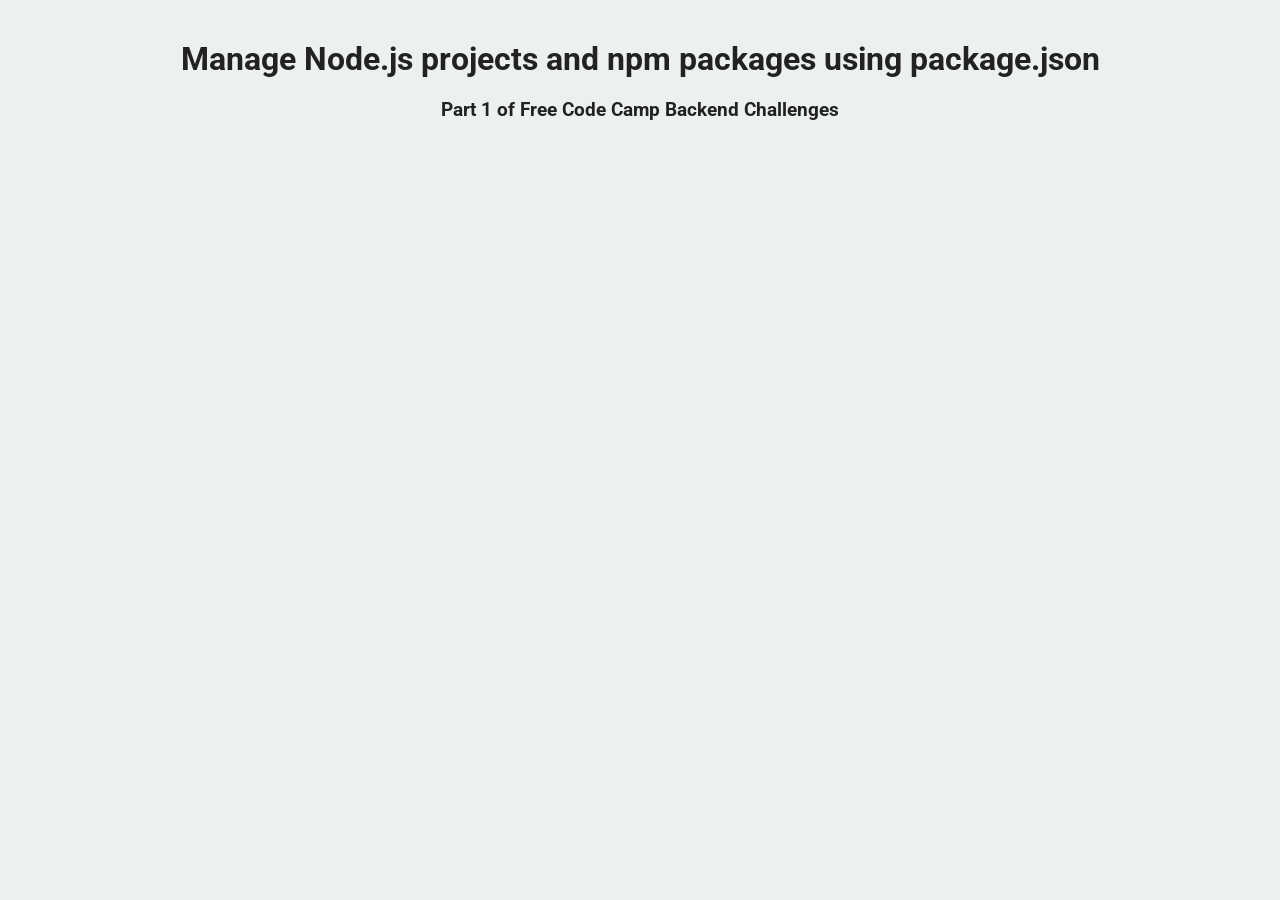
<file: views/index.html>
<!DOCTYPE html>
<html>

   <head>
      <title>Backend Challenges | Free Code Camp</title>
      <link rel="shortcut icon" href="https://cdn.hyperdev.com/us-east-1%3A52a203ff-088b-420f-81be-45bf559d01b1%2Ffavicon.ico" type="image/x-icon"/>
      <link href="https://fonts.googleapis.com/css?family=Roboto" rel="stylesheet" type="text/css">
      <link href="/public/style.css" rel="stylesheet" type="text/css">
   </head>

   <body>
      <div class="container">
         <h1>Manage Node.js projects and npm packages using package.json</h1>
         <h3>Part 1 of Free Code Camp Backend Challenges</h3>
      </div>
   </body>

</html>
</file>
<file: _next/static/css/d617ee3199373aae.css>
*,:after,:before{--tw-border-spacing-x:0;--tw-border-spacing-y:0;--tw-translate-x:0;--tw-translate-y:0;--tw-rotate:0;--tw-skew-x:0;--tw-skew-y:0;--tw-scale-x:1;--tw-scale-y:1;--tw-pan-x: ;--tw-pan-y: ;--tw-pinch-zoom: ;--tw-scroll-snap-strictness:proximity;--tw-gradient-from-position: ;--tw-gradient-via-position: ;--tw-gradient-to-position: ;--tw-ordinal: ;--tw-slashed-zero: ;--tw-numeric-figure: ;--tw-numeric-spacing: ;--tw-numeric-fraction: ;--tw-ring-inset: ;--tw-ring-offset-width:0px;--tw-ring-offset-color:#fff;--tw-ring-color:rgb(59 130 246/0.5);--tw-ring-offset-shadow:0 0 #0000;--tw-ring-shadow:0 0 #0000;--tw-shadow:0 0 #0000;--tw-shadow-colored:0 0 #0000;--tw-blur: ;--tw-brightness: ;--tw-contrast: ;--tw-grayscale: ;--tw-hue-rotate: ;--tw-invert: ;--tw-saturate: ;--tw-sepia: ;--tw-drop-shadow: ;--tw-backdrop-blur: ;--tw-backdrop-brightness: ;--tw-backdrop-contrast: ;--tw-backdrop-grayscale: ;--tw-backdrop-hue-rotate: ;--tw-backdrop-invert: ;--tw-backdrop-opacity: ;--tw-backdrop-saturate: ;--tw-backdrop-sepia: ;--tw-contain-size: ;--tw-contain-layout: ;--tw-contain-paint: ;--tw-contain-style: }::backdrop{--tw-border-spacing-x:0;--tw-border-spacing-y:0;--tw-translate-x:0;--tw-translate-y:0;--tw-rotate:0;--tw-skew-x:0;--tw-skew-y:0;--tw-scale-x:1;--tw-scale-y:1;--tw-pan-x: ;--tw-pan-y: ;--tw-pinch-zoom: ;--tw-scroll-snap-strictness:proximity;--tw-gradient-from-position: ;--tw-gradient-via-position: ;--tw-gradient-to-position: ;--tw-ordinal: ;--tw-slashed-zero: ;--tw-numeric-figure: ;--tw-numeric-spacing: ;--tw-numeric-fraction: ;--tw-ring-inset: ;--tw-ring-offset-width:0px;--tw-ring-offset-color:#fff;--tw-ring-color:rgb(59 130 246/0.5);--tw-ring-offset-shadow:0 0 #0000;--tw-ring-shadow:0 0 #0000;--tw-shadow:0 0 #0000;--tw-shadow-colored:0 0 #0000;--tw-blur: ;--tw-brightness: ;--tw-contrast: ;--tw-grayscale: ;--tw-hue-rotate: ;--tw-invert: ;--tw-saturate: ;--tw-sepia: ;--tw-drop-shadow: ;--tw-backdrop-blur: ;--tw-backdrop-brightness: ;--tw-backdrop-contrast: ;--tw-backdrop-grayscale: ;--tw-backdrop-hue-rotate: ;--tw-backdrop-invert: ;--tw-backdrop-opacity: ;--tw-backdrop-saturate: ;--tw-backdrop-sepia: ;--tw-contain-size: ;--tw-contain-layout: ;--tw-contain-paint: ;--tw-contain-style: }/*
! tailwindcss v3.4.19 | MIT License | https://tailwindcss.com
*/*,:after,:before{box-sizing:border-box;border:0 solid #e5e7eb}:after,:before{--tw-content:""}:host,html{line-height:1.5;-webkit-text-size-adjust:100%;-moz-tab-size:4;-o-tab-size:4;tab-size:4;font-family:Inter,ui-sans-serif,system-ui,-apple-system,Segoe UI,sans-serif;font-feature-settings:normal;font-variation-settings:normal;-webkit-tap-highlight-color:transparent}body{margin:0;line-height:inherit}hr{height:0;color:inherit;border-top-width:1px}abbr:where([title]){-webkit-text-decoration:underline dotted;text-decoration:underline dotted}h1,h2,h3,h4,h5,h6{font-size:inherit;font-weight:inherit}a{color:inherit;text-decoration:inherit}b,strong{font-weight:bolder}code,kbd,pre,samp{font-family:JetBrains Mono,ui-monospace,SFMono-Regular,Menlo,monospace;font-feature-settings:normal;font-variation-settings:normal;font-size:1em}small{font-size:80%}sub,sup{font-size:75%;line-height:0;position:relative;vertical-align:baseline}sub{bottom:-.25em}sup{top:-.5em}table{text-indent:0;border-color:inherit;border-collapse:collapse}button,input,optgroup,select,textarea{font-family:inherit;font-feature-settings:inherit;font-variation-settings:inherit;font-size:100%;font-weight:inherit;line-height:inherit;letter-spacing:inherit;color:inherit;margin:0;padding:0}button,select{text-transform:none}button,input:where([type=button]),input:where([type=reset]),input:where([type=submit]){-webkit-appearance:button;background-color:transparent;background-image:none}:-moz-focusring{outline:auto}:-moz-ui-invalid{box-shadow:none}progress{vertical-align:baseline}::-webkit-inner-spin-button,::-webkit-outer-spin-button{height:auto}[type=search]{-webkit-appearance:textfield;outline-offset:-2px}::-webkit-search-decoration{-webkit-appearance:none}::-webkit-file-upload-button{-webkit-appearance:button;font:inherit}summary{display:list-item}blockquote,dd,dl,figure,h1,h2,h3,h4,h5,h6,hr,p,pre{margin:0}fieldset{margin:0}fieldset,legend{padding:0}menu,ol,ul{list-style:none;margin:0;padding:0}dialog{padding:0}textarea{resize:vertical}input::-moz-placeholder,textarea::-moz-placeholder{opacity:1;color:#9ca3af}input::placeholder,textarea::placeholder{opacity:1;color:#9ca3af}[role=button],button{cursor:pointer}:disabled{cursor:default}audio,canvas,embed,iframe,img,object,svg,video{display:block;vertical-align:middle}img,video{max-width:100%;height:auto}[hidden]:where(:not([hidden=until-found])){display:none}html{font-feature-settings:"cv02","cv03","cv04","cv11";-webkit-font-smoothing:antialiased;text-rendering:optimizeLegibility;scroll-behavior:smooth}body{--tw-bg-opacity:1;background-color:rgb(10 10 11/var(--tw-bg-opacity,1));font-family:Inter,ui-sans-serif,system-ui,-apple-system,Segoe UI,sans-serif;--tw-text-opacity:1;color:rgb(245 245 247/var(--tw-text-opacity,1));background-image:radial-gradient(circle at 50% -10%,rgba(34,211,238,.08),transparent 40%),radial-gradient(circle at 85% 30%,rgba(34,211,238,.04),transparent 35%)}::-moz-selection{background:rgba(34,211,238,.3);color:#f5f5f7}::selection{background:rgba(34,211,238,.3);color:#f5f5f7}h1,h2,h3,h4{font-family:Inter,ui-sans-serif,system-ui,-apple-system,Segoe UI,sans-serif;letter-spacing:-.01em;--tw-text-opacity:1;color:rgb(245 245 247/var(--tw-text-opacity,1))}.container{width:100%}@media (min-width:640px){.container{max-width:640px}}@media (min-width:768px){.container{max-width:768px}}@media (min-width:1024px){.container{max-width:1024px}}@media (min-width:1280px){.container{max-width:1280px}}@media (min-width:1536px){.container{max-width:1536px}}.container-prose{margin-left:auto;margin-right:auto;width:100%;max-width:72rem;padding-left:1.5rem;padding-right:1.5rem}@media (min-width:768px){.container-prose{padding-left:2.5rem;padding-right:2.5rem}}.hairline{border-top-width:1px;--tw-border-opacity:1;border-color:rgb(31 31 36/var(--tw-border-opacity,1))}.chip{display:inline-flex;align-items:center;gap:.375rem;border-radius:9999px;border-width:1px;--tw-border-opacity:1;border-color:rgb(31 31 36/var(--tw-border-opacity,1));--tw-bg-opacity:1;padding:.25rem .75rem;font-size:.75rem;line-height:1rem;font-weight:500;--tw-text-opacity:1;color:rgb(199 199 204/var(--tw-text-opacity,1))}.card,.chip{background-color:rgb(17 17 20/var(--tw-bg-opacity,1))}.card{border-radius:.75rem;border-width:1px;--tw-border-opacity:1;border-color:rgb(31 31 36/var(--tw-border-opacity,1));--tw-bg-opacity:1}.btn-primary{display:inline-flex;cursor:pointer;align-items:center;gap:.5rem;border-radius:.5rem;--tw-bg-opacity:1;background-color:rgb(34 211 238/var(--tw-bg-opacity,1));padding:.625rem 1rem;font-size:.875rem;line-height:1.25rem;font-weight:600;--tw-text-opacity:1;color:rgb(10 10 11/var(--tw-text-opacity,1));transition-property:color,background-color,border-color,text-decoration-color,fill,stroke;transition-timing-function:cubic-bezier(.4,0,.2,1);transition-duration:.2s}.btn-primary:hover{background-color:rgb(34 211 238/.9)}.btn-primary:focus{outline:2px solid transparent;outline-offset:2px}.btn-primary:focus-visible{--tw-ring-offset-shadow:var(--tw-ring-inset) 0 0 0 var(--tw-ring-offset-width) var(--tw-ring-offset-color);--tw-ring-shadow:var(--tw-ring-inset) 0 0 0 calc(2px + var(--tw-ring-offset-width)) var(--tw-ring-color);box-shadow:var(--tw-ring-offset-shadow),var(--tw-ring-shadow),var(--tw-shadow,0 0 #0000);--tw-ring-opacity:1;--tw-ring-color:rgb(34 211 238/var(--tw-ring-opacity,1));--tw-ring-offset-width:2px;--tw-ring-offset-color:#0A0A0B}.btn-ghost{display:inline-flex;cursor:pointer;align-items:center;gap:.5rem;border-radius:.5rem;border-width:1px;--tw-border-opacity:1;border-color:rgb(31 31 36/var(--tw-border-opacity,1));background-color:transparent;padding:.625rem 1rem;font-size:.875rem;line-height:1.25rem;font-weight:500;--tw-text-opacity:1;color:rgb(245 245 247/var(--tw-text-opacity,1));transition-property:color,background-color,border-color,text-decoration-color,fill,stroke;transition-timing-function:cubic-bezier(.4,0,.2,1);transition-duration:.2s}.btn-ghost:hover{--tw-border-opacity:1;border-color:rgb(44 44 50/var(--tw-border-opacity,1));--tw-bg-opacity:1;background-color:rgb(17 17 20/var(--tw-bg-opacity,1))}.btn-ghost:focus{outline:2px solid transparent;outline-offset:2px}.btn-ghost:focus-visible{--tw-ring-offset-shadow:var(--tw-ring-inset) 0 0 0 var(--tw-ring-offset-width) var(--tw-ring-offset-color);--tw-ring-shadow:var(--tw-ring-inset) 0 0 0 calc(2px + var(--tw-ring-offset-width)) var(--tw-ring-color);box-shadow:var(--tw-ring-offset-shadow),var(--tw-ring-shadow),var(--tw-shadow,0 0 #0000);--tw-ring-opacity:1;--tw-ring-color:rgb(34 211 238/var(--tw-ring-opacity,1));--tw-ring-offset-width:2px;--tw-ring-offset-color:#0A0A0B}.section{padding-top:5rem;padding-bottom:5rem}@media (min-width:768px){.section{padding-top:7rem;padding-bottom:7rem}}.kicker{margin-bottom:.75rem;font-size:.75rem;line-height:1rem;font-weight:600;text-transform:uppercase;letter-spacing:.2em;--tw-text-opacity:1;color:rgb(34 211 238/var(--tw-text-opacity,1))}.h-display{font-size:2.25rem;line-height:2.5rem;font-weight:600;line-height:1.05;letter-spacing:-.03em}@media (min-width:768px){.h-display{font-size:3.75rem;line-height:1}}@media (min-width:1024px){.h-display{font-size:4.5rem;line-height:1}}.h-section{font-size:1.875rem;line-height:2.25rem;font-weight:600;line-height:1.25;letter-spacing:-.03em}@media (min-width:768px){.h-section{font-size:3rem;line-height:1}}.lede{max-width:68ch;font-size:1.125rem;line-height:1.75rem;line-height:1.625;--tw-text-opacity:1;color:rgb(199 199 204/var(--tw-text-opacity,1))}@media (min-width:768px){.lede{font-size:1.25rem;line-height:1.75rem}}.pointer-events-none{pointer-events:none}.\!visible{visibility:visible!important}.visible{visibility:visible}.invisible{visibility:hidden}.fixed{position:fixed}.absolute{position:absolute}.relative{position:relative}.sticky{position:sticky}.inset-0{inset:0}.-top-4{top:-1rem}.-top-8{top:-2rem}.-top-\[26px\]{top:-26px}.left-0{left:0}.left-1\/2{left:50%}.right-0{right:0}.top-0{top:0}.z-10{z-index:10}.z-20{z-index:20}.z-40{z-index:40}.z-50{z-index:50}.mb-1{margin-bottom:.25rem}.mb-12{margin-bottom:3rem}.mb-6{margin-bottom:1.5rem}.ml-\[1px\]{margin-left:1px}.mt-0\.5{margin-top:.125rem}.mt-10{margin-top:2.5rem}.mt-12{margin-top:3rem}.mt-2{margin-top:.5rem}.mt-3{margin-top:.75rem}.mt-4{margin-top:1rem}.mt-5{margin-top:1.25rem}.mt-6{margin-top:1.5rem}.mt-8{margin-top:2rem}.block{display:block}.inline-block{display:inline-block}.inline{display:inline}.flex{display:flex}.inline-flex{display:inline-flex}.grid{display:grid}.hidden{display:none}.h-1{height:.25rem}.h-1\.5{height:.375rem}.h-10{height:2.5rem}.h-2{height:.5rem}.h-3{height:.75rem}.h-6{height:1.5rem}.h-8{height:2rem}.h-\[1em\]{height:1em}.h-\[2px\]{height:2px}.h-full{height:100%}.min-h-\[340px\]{min-height:340px}.w-1{width:.25rem}.w-1\.5{width:.375rem}.w-2{width:.5rem}.w-3{width:.75rem}.w-6{width:1.5rem}.w-8{width:2rem}.w-\[2px\]{width:2px}.w-full{width:100%}.max-w-5xl{max-width:64rem}.max-w-prose2{max-width:68ch}.origin-left{transform-origin:left}.-translate-x-1\/2{--tw-translate-x:-50%}.-translate-x-1\/2,.translate-y-\[2px\]{transform:translate(var(--tw-translate-x),var(--tw-translate-y)) rotate(var(--tw-rotate)) skewX(var(--tw-skew-x)) skewY(var(--tw-skew-y)) scaleX(var(--tw-scale-x)) scaleY(var(--tw-scale-y))}.translate-y-\[2px\]{--tw-translate-y:2px}.transform{transform:translate(var(--tw-translate-x),var(--tw-translate-y)) rotate(var(--tw-rotate)) skewX(var(--tw-skew-x)) skewY(var(--tw-skew-y)) scaleX(var(--tw-scale-x)) scaleY(var(--tw-scale-y))}.cursor-pointer{cursor:pointer}.scroll-mt-24{scroll-margin-top:6rem}.grid-cols-2{grid-template-columns:repeat(2,minmax(0,1fr))}.flex-col{flex-direction:column}.flex-wrap{flex-wrap:wrap}.items-start{align-items:flex-start}.items-center{align-items:center}.justify-center{justify-content:center}.justify-between{justify-content:space-between}.gap-1\.5{gap:.375rem}.gap-2{gap:.5rem}.gap-3{gap:.75rem}.gap-4{gap:1rem}.gap-5{gap:1.25rem}.gap-6{gap:1.5rem}.gap-8{gap:2rem}.gap-x-6{-moz-column-gap:1.5rem;column-gap:1.5rem}.gap-y-2{row-gap:.5rem}.space-y-6>:not([hidden])~:not([hidden]){--tw-space-y-reverse:0;margin-top:calc(1.5rem * calc(1 - var(--tw-space-y-reverse)));margin-bottom:calc(1.5rem * var(--tw-space-y-reverse))}.overflow-hidden{overflow:hidden}.whitespace-pre-wrap{white-space:pre-wrap}.break-words{overflow-wrap:break-word}.rounded{border-radius:.25rem}.rounded-full{border-radius:9999px}.rounded-lg{border-radius:.5rem}.rounded-md{border-radius:.375rem}.rounded-xl{border-radius:.75rem}.border{border-width:1px}.border-y{border-top-width:1px}.border-b,.border-y{border-bottom-width:1px}.border-t{border-top-width:1px}.\!border-accent\/30{border-color:rgb(34 211 238/.3)!important}.\!border-line{--tw-border-opacity:1!important;border-color:rgb(31 31 36/var(--tw-border-opacity,1))!important}.border-accent\/30{border-color:rgb(34 211 238/.3)}.border-amber-400\/40{border-color:rgb(251 191 36/.4)}.border-cyan-400\/40{border-color:rgb(34 211 238/.4)}.border-line{--tw-border-opacity:1;border-color:rgb(31 31 36/var(--tw-border-opacity,1))}.border-line\/80{border-color:rgb(31 31 36/.8)}.border-violet-400\/40{border-color:rgb(167 139 250/.4)}.\!bg-accent\/\[0\.08\]{background-color:rgb(34 211 238/.08)!important}.\!bg-bg-raised{--tw-bg-opacity:1!important;background-color:rgb(22 22 26/var(--tw-bg-opacity,1))!important}.bg-accent{--tw-bg-opacity:1;background-color:rgb(34 211 238/var(--tw-bg-opacity,1))}.bg-accent\/\[0\.03\]{background-color:rgb(34 211 238/.03)}.bg-amber-400\/\[0\.04\]{background-color:rgb(251 191 36/.04)}.bg-bg-elev{--tw-bg-opacity:1;background-color:rgb(17 17 20/var(--tw-bg-opacity,1))}.bg-bg-raised{--tw-bg-opacity:1;background-color:rgb(22 22 26/var(--tw-bg-opacity,1))}.bg-cyan-400\/\[0\.04\]{background-color:rgb(34 211 238/.04)}.bg-line-strong{--tw-bg-opacity:1;background-color:rgb(44 44 50/var(--tw-bg-opacity,1))}.bg-violet-400\/\[0\.04\]{background-color:rgb(167 139 250/.04)}.bg-\[radial-gradient\(ellipse_at_top\2c rgba\(34\2c 211\2c 238\2c 0\.10\)\2c transparent_60\%\)\]{background-image:radial-gradient(ellipse at top,rgba(34,211,238,.1),transparent 60%)}.bg-\[radial-gradient\(ellipse_at_top_left\2c rgba\(34\2c 211\2c 238\2c 0\.12\)\2c transparent_60\%\)\]{background-image:radial-gradient(ellipse at top left,rgba(34,211,238,.12),transparent 60%)}.p-10{padding:2.5rem}.p-4{padding:1rem}.p-5{padding:1.25rem}.p-6{padding:1.5rem}.\!py-0\.5{padding-top:.125rem!important;padding-bottom:.125rem!important}.\!py-1\.5{padding-top:.375rem!important;padding-bottom:.375rem!important}.px-2\.5{padding-left:.625rem;padding-right:.625rem}.px-3{padding-left:.75rem;padding-right:.75rem}.py-1{padding-top:.25rem;padding-bottom:.25rem}.py-14{padding-top:3.5rem;padding-bottom:3.5rem}.py-2{padding-top:.5rem;padding-bottom:.5rem}.py-4{padding-top:1rem;padding-bottom:1rem}.pb-28{padding-bottom:7rem}.pt-24{padding-top:6rem}.text-center{text-align:center}.align-middle{vertical-align:middle}.font-mono{font-family:JetBrains Mono,ui-monospace,SFMono-Regular,Menlo,monospace}.font-sans{font-family:Inter,ui-sans-serif,system-ui,-apple-system,Segoe UI,sans-serif}.\!text-\[10px\]{font-size:10px!important}.\!text-xs{font-size:.75rem!important;line-height:1rem!important}.text-4xl{font-size:2.25rem;line-height:2.5rem}.text-\[10\.5px\]{font-size:10.5px}.text-\[10px\]{font-size:10px}.text-\[11px\]{font-size:11px}.text-\[9px\]{font-size:9px}.text-lg{font-size:1.125rem;line-height:1.75rem}.text-sm{font-size:.875rem;line-height:1.25rem}.text-xs{font-size:.75rem;line-height:1rem}.font-medium{font-weight:500}.font-semibold{font-weight:600}.\!uppercase{text-transform:uppercase!important}.uppercase{text-transform:uppercase}.italic{font-style:italic}.tabular-nums{--tw-numeric-spacing:tabular-nums;font-variant-numeric:var(--tw-ordinal) var(--tw-slashed-zero) var(--tw-numeric-figure) var(--tw-numeric-spacing) var(--tw-numeric-fraction)}.leading-relaxed{line-height:1.625}.leading-snug{line-height:1.375}.\!tracking-\[0\.15em\]{letter-spacing:.15em!important}.tracking-\[0\.15em\]{letter-spacing:.15em}.tracking-\[0\.2em\]{letter-spacing:.2em}.tracking-tighter2{letter-spacing:-.03em}.\!text-accent{--tw-text-opacity:1!important;color:rgb(34 211 238/var(--tw-text-opacity,1))!important}.text-accent{--tw-text-opacity:1;color:rgb(34 211 238/var(--tw-text-opacity,1))}.text-amber-300{--tw-text-opacity:1;color:rgb(252 211 77/var(--tw-text-opacity,1))}.text-cyan-300{--tw-text-opacity:1;color:rgb(103 232 249/var(--tw-text-opacity,1))}.text-gib-com{--tw-text-opacity:1;color:rgb(82 82 88/var(--tw-text-opacity,1))}.text-gib-key{--tw-text-opacity:1;color:rgb(165 243 252/var(--tw-text-opacity,1))}.text-gib-num{--tw-text-opacity:1;color:rgb(196 181 253/var(--tw-text-opacity,1))}.text-gib-paren{--tw-text-opacity:1;color:rgb(142 142 147/var(--tw-text-opacity,1))}.text-gib-str{--tw-text-opacity:1;color:rgb(253 230 138/var(--tw-text-opacity,1))}.text-gib-sym{--tw-text-opacity:1;color:rgb(34 211 238/var(--tw-text-opacity,1))}.text-ink-hi{--tw-text-opacity:1;color:rgb(245 245 247/var(--tw-text-opacity,1))}.text-ink-lo{--tw-text-opacity:1;color:rgb(142 142 147/var(--tw-text-opacity,1))}.text-ink-mid{--tw-text-opacity:1;color:rgb(199 199 204/var(--tw-text-opacity,1))}.text-violet-300{--tw-text-opacity:1;color:rgb(196 181 253/var(--tw-text-opacity,1))}.opacity-80{opacity:.8}.shadow-\[0_0_12px_rgba\(34\2c 211\2c 238\2c 0\.6\)\]{--tw-shadow:0 0 12px rgba(34,211,238,0.6);--tw-shadow-colored:0 0 12px var(--tw-shadow-color);box-shadow:var(--tw-ring-offset-shadow,0 0 #0000),var(--tw-ring-shadow,0 0 #0000),var(--tw-shadow)}.ring{--tw-ring-offset-shadow:var(--tw-ring-inset) 0 0 0 var(--tw-ring-offset-width) var(--tw-ring-offset-color);--tw-ring-shadow:var(--tw-ring-inset) 0 0 0 calc(3px + var(--tw-ring-offset-width)) var(--tw-ring-color);box-shadow:var(--tw-ring-offset-shadow),var(--tw-ring-shadow),var(--tw-shadow,0 0 #0000)}.filter{filter:var(--tw-blur) var(--tw-brightness) var(--tw-contrast) var(--tw-grayscale) var(--tw-hue-rotate) var(--tw-invert) var(--tw-saturate) var(--tw-sepia) var(--tw-drop-shadow)}.backdrop-blur-md{--tw-backdrop-blur:blur(12px);backdrop-filter:var(--tw-backdrop-blur) var(--tw-backdrop-brightness) var(--tw-backdrop-contrast) var(--tw-backdrop-grayscale) var(--tw-backdrop-hue-rotate) var(--tw-backdrop-invert) var(--tw-backdrop-opacity) var(--tw-backdrop-saturate) var(--tw-backdrop-sepia)}.transition{transition-property:color,background-color,border-color,text-decoration-color,fill,stroke,opacity,box-shadow,transform,filter,backdrop-filter;transition-timing-function:cubic-bezier(.4,0,.2,1);transition-duration:.15s}.transition-colors{transition-property:color,background-color,border-color,text-decoration-color,fill,stroke;transition-timing-function:cubic-bezier(.4,0,.2,1);transition-duration:.15s}.transition-opacity{transition-property:opacity;transition-timing-function:cubic-bezier(.4,0,.2,1);transition-duration:.15s}.duration-200{transition-duration:.2s}.bg-grid{background-image:linear-gradient(rgba(255,255,255,.03) 1px,transparent 0),linear-gradient(90deg,rgba(255,255,255,.03) 1px,transparent 0);background-size:48px 48px}.mask-fade-b{mask-image:linear-gradient(180deg,black 60%,transparent);-webkit-mask-image:linear-gradient(180deg,black 60%,transparent)}.hover\:border-accent\/60:hover{border-color:rgb(34 211 238/.6)}.hover\:border-line-strong:hover{--tw-border-opacity:1;border-color:rgb(44 44 50/var(--tw-border-opacity,1))}.hover\:text-ink-hi:hover{--tw-text-opacity:1;color:rgb(245 245 247/var(--tw-text-opacity,1))}.focus\:outline-none:focus{outline:2px solid transparent;outline-offset:2px}.focus-visible\:ring-2:focus-visible{--tw-ring-offset-shadow:var(--tw-ring-inset) 0 0 0 var(--tw-ring-offset-width) var(--tw-ring-offset-color);--tw-ring-shadow:var(--tw-ring-inset) 0 0 0 calc(2px + var(--tw-ring-offset-width)) var(--tw-ring-color);box-shadow:var(--tw-ring-offset-shadow),var(--tw-ring-shadow),var(--tw-shadow,0 0 #0000)}.focus-visible\:ring-accent:focus-visible{--tw-ring-opacity:1;--tw-ring-color:rgb(34 211 238/var(--tw-ring-opacity,1))}.focus-visible\:ring-offset-2:focus-visible{--tw-ring-offset-width:2px}.focus-visible\:ring-offset-bg-base:focus-visible{--tw-ring-offset-color:#0A0A0B}.group:hover .group-hover\:opacity-100{opacity:1}@media (min-width:640px){.sm\:flex-row{flex-direction:row}.sm\:items-center{align-items:center}}@media (min-width:768px){.md\:mb-16{margin-bottom:4rem}.md\:flex{display:flex}.md\:grid-cols-2{grid-template-columns:repeat(2,minmax(0,1fr))}.md\:grid-cols-3{grid-template-columns:repeat(3,minmax(0,1fr))}.md\:grid-cols-4{grid-template-columns:repeat(4,minmax(0,1fr))}.md\:flex-row{flex-direction:row}.md\:items-center{align-items:center}.md\:gap-10{gap:2.5rem}.md\:gap-6{gap:1.5rem}.md\:p-16{padding:4rem}.md\:p-8{padding:2rem}.md\:py-20{padding-top:5rem;padding-bottom:5rem}.md\:pb-40{padding-bottom:10rem}.md\:pt-32{padding-top:8rem}.md\:text-5xl{font-size:3rem;line-height:1}}@media (min-width:1024px){.lg\:grid-cols-2{grid-template-columns:repeat(2,minmax(0,1fr))}.lg\:grid-cols-3{grid-template-columns:repeat(3,minmax(0,1fr))}.lg\:grid-cols-5{grid-template-columns:repeat(5,minmax(0,1fr))}}
</file>
<file: public/style.css>
/****** Main Styling ******/

body {
	font-family: 'Roboto', sans-serif;
	font-size: 16px;
	color: #222;
	background-color: #ECF0F1;
	text-align: center;
}

.container {
	padding: 0;
	margin-top: 40px;
}

.footer {
	margin-top: 60px;
}

ol {
	list-style-position: inside;
}
ul {
	list-style-type: none;
}

a {
	color: #2574A9;
}
/****** Logo Div Styling ******/

img {
	margin: 20px auto 0 auto;
	display: block;
}
</file>
